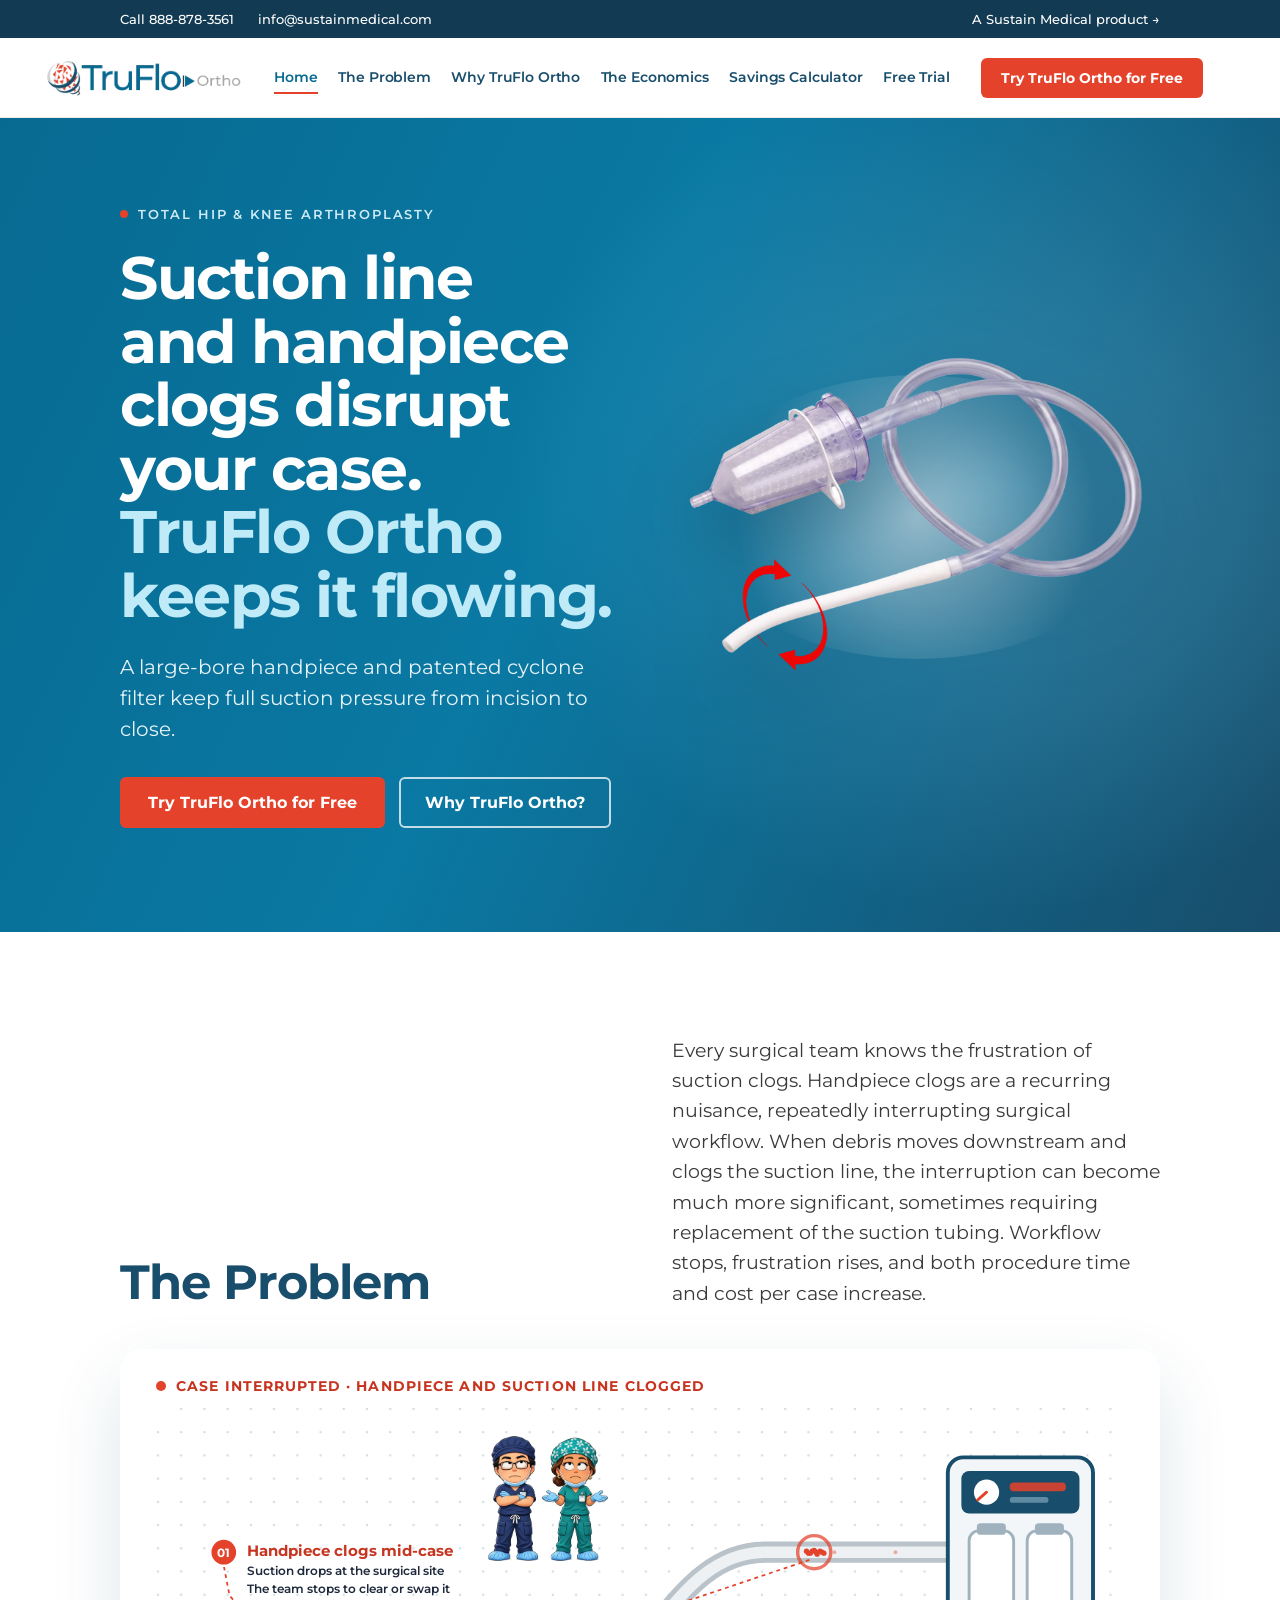
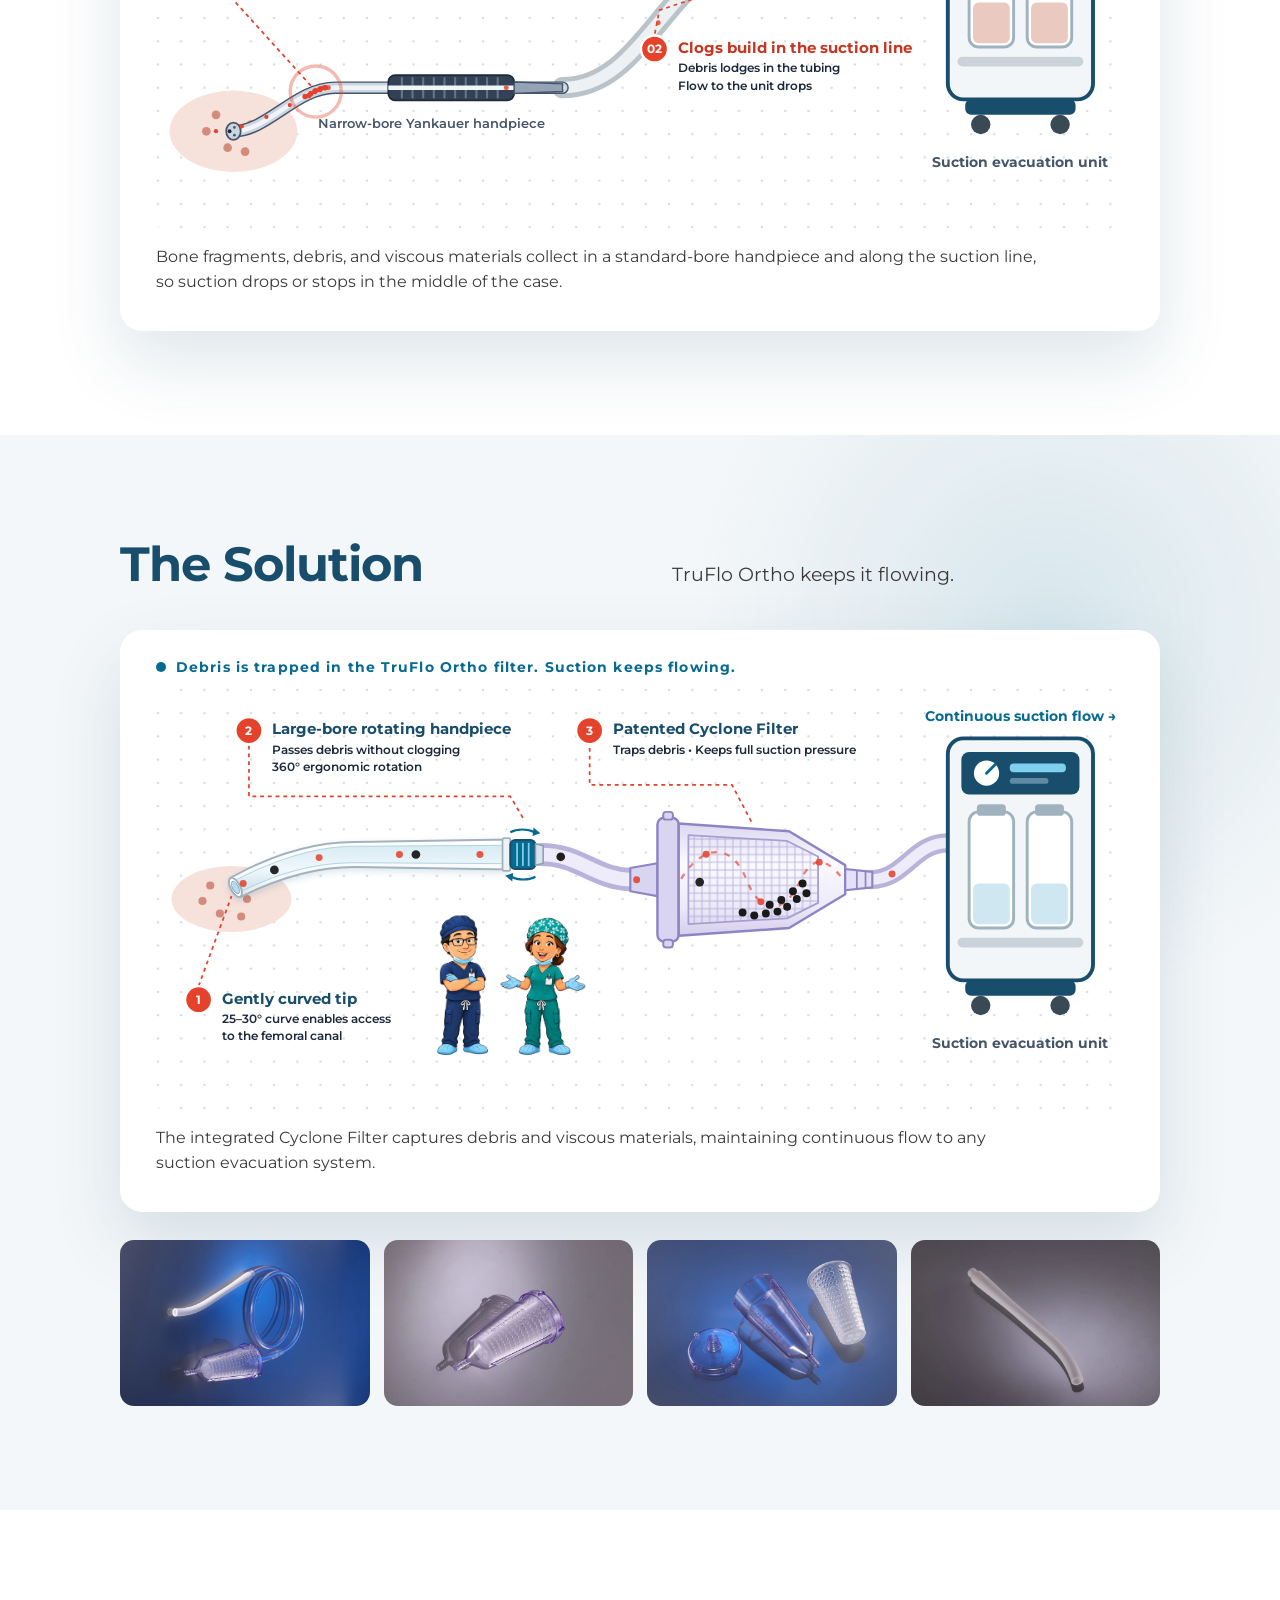
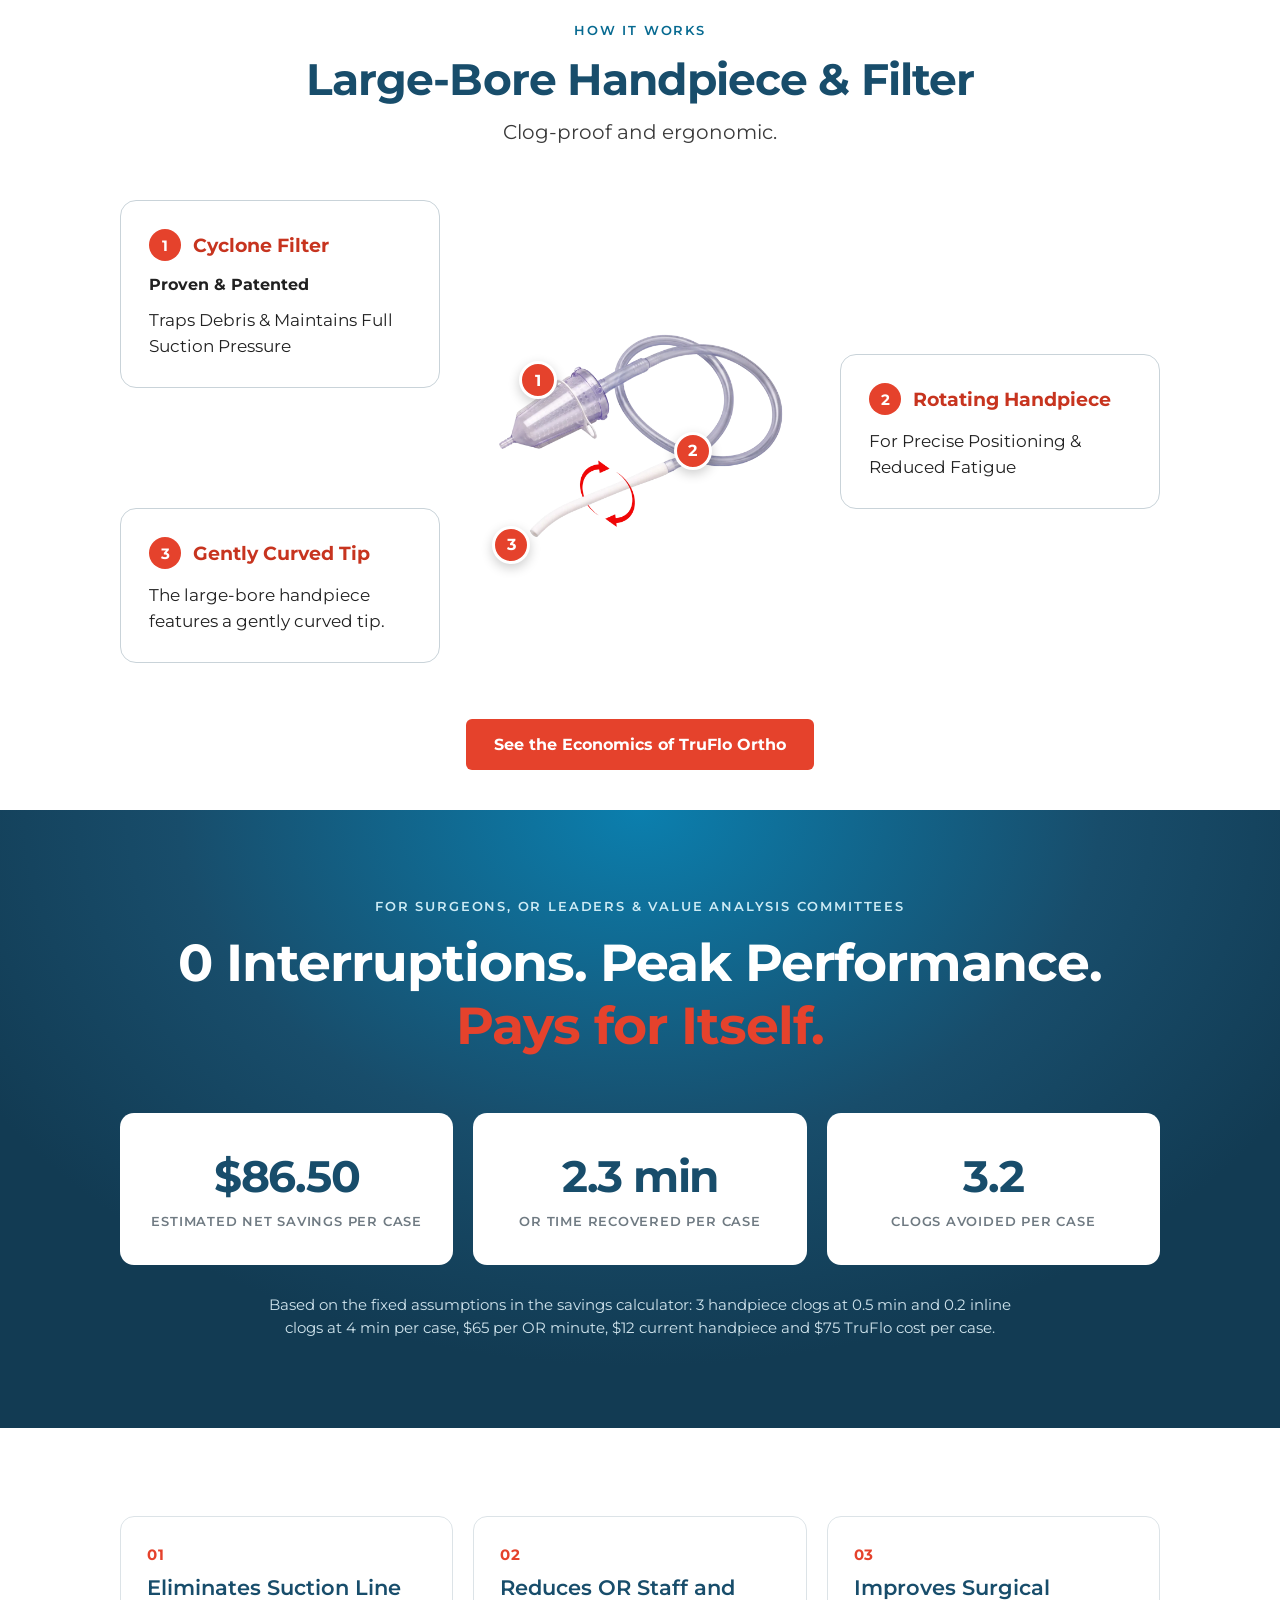
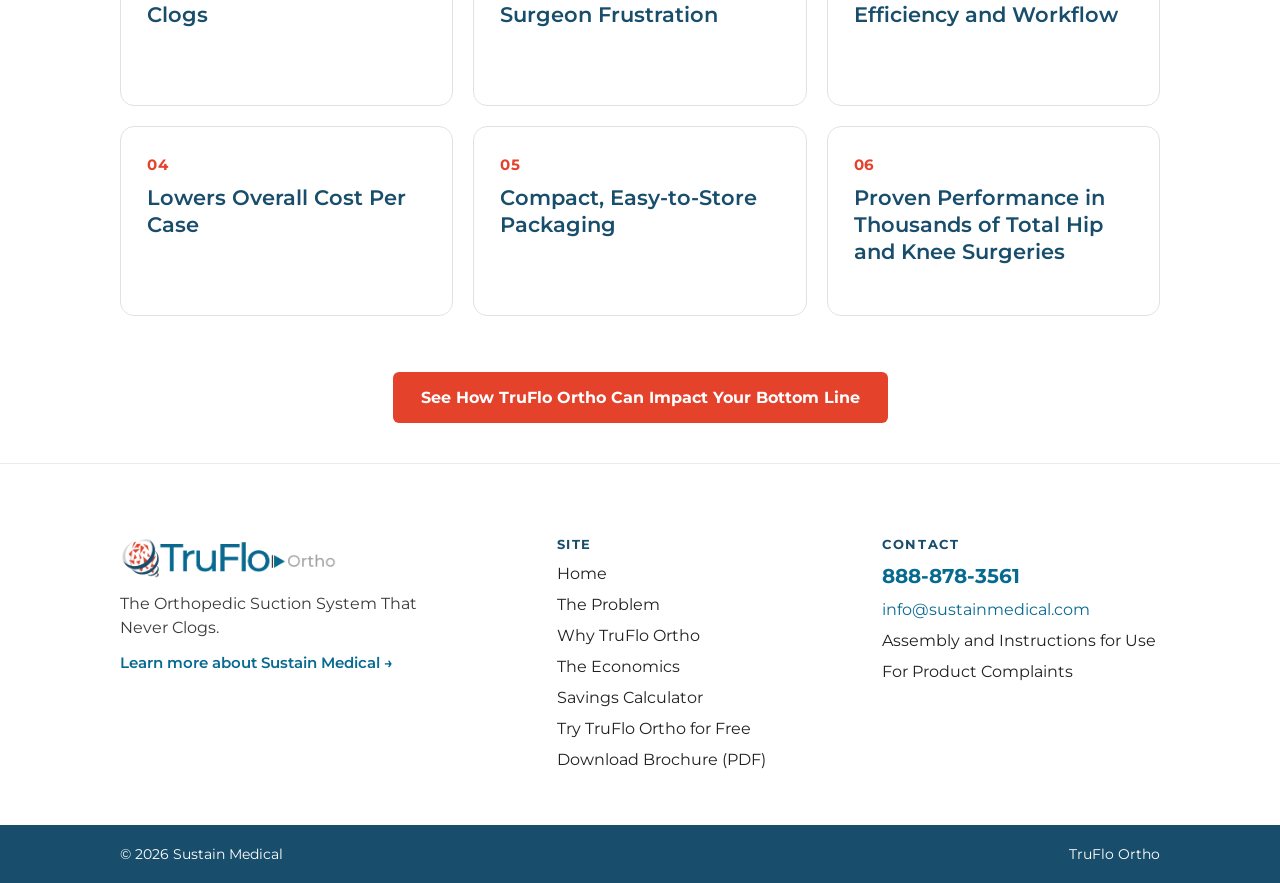
<file: index.html>
<!DOCTYPE html><html lang="en"><head><meta charset="utf-8"><meta name="viewport" content="width=device-width,initial-scale=1">
<title>TruFlo Ortho | The Orthopedic Suction System That Never Clogs</title><meta name="description" content="TruFlo Ortho &mdash; the orthopedic suction system that never clogs. Large-bore handpiece and patented Cyclone Filter.">
<link rel="icon" href="assets/img/truflo-logo.png"><link rel="stylesheet" href="assets/site.css"></head><body>
<div class="topbar wrap"><div class="l"><a href="tel:+18888783561">Call 888-878-3561</a><a href="mailto:info@sustainmedical.com">info@sustainmedical.com</a></div><a href="https://sustainmedical.com">A Sustain Medical product &rarr;</a></div>
<header class="hdr wrap"><a href="index.html"><img class="logo" src="assets/img/truflo-logo.webp" alt="TruFlo Ortho" width="228" height="46"></a>
<nav class="nav"><a href="index.html" class="on">Home</a><a href="index.html#problem">The Problem</a><a href="#economics">Why TruFlo Ortho</a><a href="#economics">The Economics</a><a href="calculator.html">Savings Calculator</a><a href="free-trial.html">Free Trial</a></nav><a href="free-trial.html" class="btn btn-red btn-sm">Try TruFlo Ortho for Free</a>
<div style="display:flex;gap:6px;align-items:center"><a href="free-trial.html" class="btn btn-red mcta">Try TruFlo Ortho for Free</a><button class="burger" aria-label="Menu" aria-expanded="false"><span></span><span></span><span></span></button></div>
<nav class="mnav"><a href="index.html">Home</a><a href="index.html#problem">The Problem</a><a href="#economics">Why TruFlo Ortho</a><a href="#economics">The Economics</a><a href="calculator.html">Savings Calculator</a><a href="free-trial.html">Free Trial</a><a href="tel:+18888783561">Call 888-878-3561</a></nav></header>
<main>
<section class="hero wrap" id="top">
<div class="copy">
<div class="eyebrow" data-reveal><span class="dot"></span>Total hip &amp; knee arthroplasty</div>
<h1 data-reveal>Suction line and handpiece clogs disrupt your case. <span>TruFlo Ortho keeps it flowing.</span></h1>
<p data-reveal>A large-bore handpiece and patented cyclone filter keep full suction pressure from incision to close.</p>
<div class="btns" data-reveal><a href="free-trial.html" class="btn btn-red">Try TruFlo Ortho for Free</a><a href="#economics" class="btn btn-ghost">Why TruFlo Ortho?</a></div>
</div>
<div class="prod" data-reveal><img src="assets/img/product-hero.webp" alt="TruFlo Ortho large-bore handpiece with Cyclone Filter" width="1400" height="930"></div>
</section>

<section class="diag-sec wrap" id="problem">
<div class="sechead"><div style="display:flex;flex-direction:column;gap:16px"><h2 data-reveal>The Problem</h2></div>
<p data-reveal>Every surgical team knows the frustration of suction clogs. Handpiece clogs are a recurring nuisance, repeatedly interrupting surgical workflow. When debris moves downstream and clogs the suction line, the interruption can become much more significant, sometimes requiring replacement of the suction tubing. Workflow stops, frustration rises, and both procedure time and cost per case increase.</p></div>
<div class="card" data-reveal>
<div class="ct"><div class="status" style="color:#C7341F"><i style="background:#E5422C"></i>CASE INTERRUPTED &middot; HANDPIECE AND SUCTION LINE CLOGGED</div></div>
<div class="diagram" id="diag-problem" style="min-height:200px"></div>
<ol class="legend"><li><span class="num">01</span><div><b>Handpiece clogs mid-case</b>Suction drops at the surgical site. The team stops to clear or swap it.</div></li><li><span class="num">02</span><div><b>Clogs build in the suction line</b>Debris lodges in the tubing and flow to the unit drops.</div></li></ol>
<p class="cap">Bone fragments, debris, and viscous materials collect in a standard-bore handpiece and along the suction line, so suction drops or stops in the middle of the case.</p>
</div>
</section>

<section class="diag-sec alt wrap" id="how">
<div class="sechead"><div style="display:flex;flex-direction:column;gap:16px"><h2 data-reveal>The Solution</h2></div>
<p data-reveal>TruFlo Ortho keeps it flowing.</p></div>
<div class="card" data-reveal>
<div class="ct"><div class="status" style="color:#076A91"><i style="background:#076A91;animation:dotb 1.8s ease-out infinite"></i>Debris is trapped in the TruFlo Ortho filter. Suction keeps flowing.</div></div>
<div class="diagram" id="diag-flow" style="min-height:200px"></div>
<ol class="legend"><li><span class="num">1</span><div><b>Gently curved tip</b>Access to the femoral canal.</div></li><li><span class="num">2</span><div><b>Large-bore rotating handpiece</b>Passes debris without clogging.</div></li><li><span class="num">3</span><div><b>Cyclone Filter</b>Traps debris. Keeps full suction pressure.</div></li></ol>
<p class="cap">The integrated Cyclone Filter captures debris and viscous materials, maintaining continuous flow to any suction evacuation system.</p>
</div>
<div class="photos" data-reveal>
<figure><img src="assets/photos/truflo-0027.webp" alt="TruFlo Ortho system: Cyclone Filter, tubing and handpiece" loading="lazy"></figure>
<figure><img src="assets/photos/truflo-0016_1.webp" alt="TruFlo Cyclone Filter with mesh basket" loading="lazy"></figure>
<figure><img src="assets/photos/truflo-0012.webp" alt="Cyclone Filter components" loading="lazy"></figure>
<figure><img src="assets/photos/truflo-0029_1.webp" alt="Gently curved large-bore handpiece" loading="lazy"></figure>
</div>
</section>

<section class="lb wrap" id="product">
<div class="center"><div class="eyebrow" style="color:#076A91">How it works</div><h2 data-reveal>Large-Bore Handpiece &amp; Filter</h2><p style="margin:0;font-size:20px;color:#3a3a3a">Clog-proof and ergonomic.</p></div>
<div class="lbgrid">
<div class="col" style="display:flex;flex-direction:column;gap:120px"><div class="fcard" data-reveal><div class="t"><span class="num">1</span><span>Cyclone Filter</span></div><div class="mont" style="font-weight:700;font-size:16px;color:#212121;margin-top:6px">Proven &amp; Patented</div><div style="font-size:17px;line-height:1.5;margin-top:6px">Traps Debris &amp; Maintains Full Suction Pressure</div></div><div class="fcard" data-reveal><div class="t"><span class="num">3</span><span>Gently Curved Tip</span></div><div style="font-size:17px;line-height:1.5;margin-top:6px">The large-bore handpiece features a gently curved tip.</div></div></div>
<div class="imgc" style="position:relative"><img src="assets/img/product-callouts.webp" alt="TruFlo Ortho Cyclone Filter, tubing and rotating handpiece" style="width:100%;display:block;mix-blend-mode:multiply" loading="lazy">
<span class="pin" style="left:14%;top:26%">1</span><span class="pin" style="left:60%;top:50%;animation-delay:.4s">2</span><span class="pin" style="left:6%;top:82%;animation-delay:.8s">3</span></div>
<div class="col"><div class="fcard" data-reveal><div class="t"><span class="num">2</span><span>Rotating Handpiece</span></div><div style="font-size:17px;line-height:1.5;margin-top:6px">For Precise Positioning &amp; Reduced Fatigue</div></div></div>
</div>
<div style="text-align:center;margin-top:56px" data-reveal>
<a href="#economics" class="btn btn-red">See the Economics of TruFlo Ortho</a>
</div>
</section>

<section id="economics" class="zero wrap" style="padding-top:88px;padding-bottom:88px;scroll-margin-top:80px">
<div class="eyebrow" data-reveal style="color:#CDEBF5;margin-bottom:18px">For surgeons, OR leaders &amp; value analysis committees</div>
<h2 data-reveal style="font-weight:700;font-size:clamp(32px,4.5vw,52px);line-height:1.2;color:#FFFFFF;text-align:center">0 Interruptions. Peak Performance. <span class="pays" style="color:#E5422C;white-space:nowrap;display:inline-block">Pays for Itself.</span></h2>
<div class="grid3">
<div class="stat" data-reveal><strong>$86.50</strong><span>Estimated net savings per case</span></div>
<div class="stat" data-reveal><strong>2.3 min</strong><span>OR time recovered per case</span></div>
<div class="stat" data-reveal><strong>3.2</strong><span>Clogs avoided per case</span></div></div>
<p class="fine">Based on the fixed assumptions in the savings calculator: 3 handpiece clogs at 0.5 min and 0.2 inline clogs at 4 min per case, $65 per OR minute, $12 current handpiece and $75 TruFlo cost per case.</p>
</section>

<section class="why wrap" style="padding-top:88px;padding-bottom:40px">
<div class="grid3">
<div class="wcard" data-reveal tabindex="0">
<b>01</b>
<span class="wtitle">Eliminates Suction Line Clogs</span>
<p class="wdesc">The large-bore TruFlo handpiece and patented cyclone filter work together to capture the debris that typically causes suction obstructions, keeping suction flowing throughout the procedure.</p>
</div>
<div class="wcard" data-reveal tabindex="0">
<b>02</b>
<span class="wtitle">Reduces OR Staff and Surgeon Frustration</span>
<p class="wdesc">Suction occlusions create unnecessary delays and increase stress for surgeons and operating room personnel. TruFlo Ortho helps keep the surgical team focused on the procedure.</p>
</div>
<div class="wcard" data-reveal tabindex="0">
<b>03</b>
<span class="wtitle">Improves Surgical Efficiency and Workflow</span>
<p class="wdesc">Clogged suction lines interrupt surgical workflow, reduce operating room efficiency, and negatively affect team performance. TruFlo Ortho helps eliminate these avoidable disruptions.</p>
</div>
<div class="wcard" data-reveal tabindex="0">
<b>04</b>
<span class="wtitle">Lowers Overall Cost Per Case</span>
<p class="wdesc">Operating room time is expensive. Every minute saved by avoiding suction-related interruptions can contribute to meaningful reductions in procedure costs.</p>
</div>
<div class="wcard" data-reveal tabindex="0">
<b>05</b>
<span class="wtitle">Compact, Easy-to-Store Packaging</span>
<p class="wdesc">TruFlo Ortho has been thoughtfully packaged to minimize its storage footprint, making it easier for facilities to stock, store, and access the device when needed.</p>
</div>
<div class="wcard" data-reveal tabindex="0">
<b>06</b>
<span class="wtitle">Proven Performance in Thousands of Total Hip and Knee Surgeries</span>
<p class="wdesc">Surgeons who have used TruFlo Ortho continue to request its availability in their operating rooms. OR staff who have experienced its performance also recognize the potential operational and financial benefits.</p>
</div>
</div>
<div style="text-align:center;margin-top:56px" data-reveal>
<a href="calculator.html" class="btn btn-red">See How TruFlo Ortho Can Impact Your Bottom Line</a>
</div>
</section>
</main><footer><div class="ft wrap"><div class="c"><img src="assets/img/truflo-logo.webp" alt="TruFlo Ortho" style="height:44px;width:max-content"><p>The Orthopedic Suction System That Never Clogs.</p><a href="https://sustainmedical.com" class="mont" style="font-weight:600;font-size:15px;color:#076A91">Learn more about Sustain Medical &rarr;</a></div>
<div class="c"><h4>Site</h4><a href="index.html">Home</a><a href="index.html#problem">The Problem</a><a href="#economics">Why TruFlo Ortho</a><a href="#economics">The Economics</a><a href="calculator.html">Savings Calculator</a><a href="free-trial.html">Try TruFlo Ortho for Free</a><a href="assets/TruFlo-Ortho-Sell-Sheet.pdf" target="_blank" rel="noopener">Download Brochure (PDF)</a></div>
<div class="c"><h4>Contact</h4><a href="tel:+18888783561" class="mont" style="font-weight:700;font-size:20px;color:#076A91">888-878-3561</a><a href="mailto:info@sustainmedical.com" style="color:#076A91">info@sustainmedical.com</a><a href="#">Assembly and Instructions for Use</a><a href="#">For Product Complaints</a></div></div>
<div class="fb wrap"><span>&copy; 2026 Sustain Medical</span><span>TruFlo Ortho</span></div></footer><script src="assets/site.js"></script></body></html>
</file>
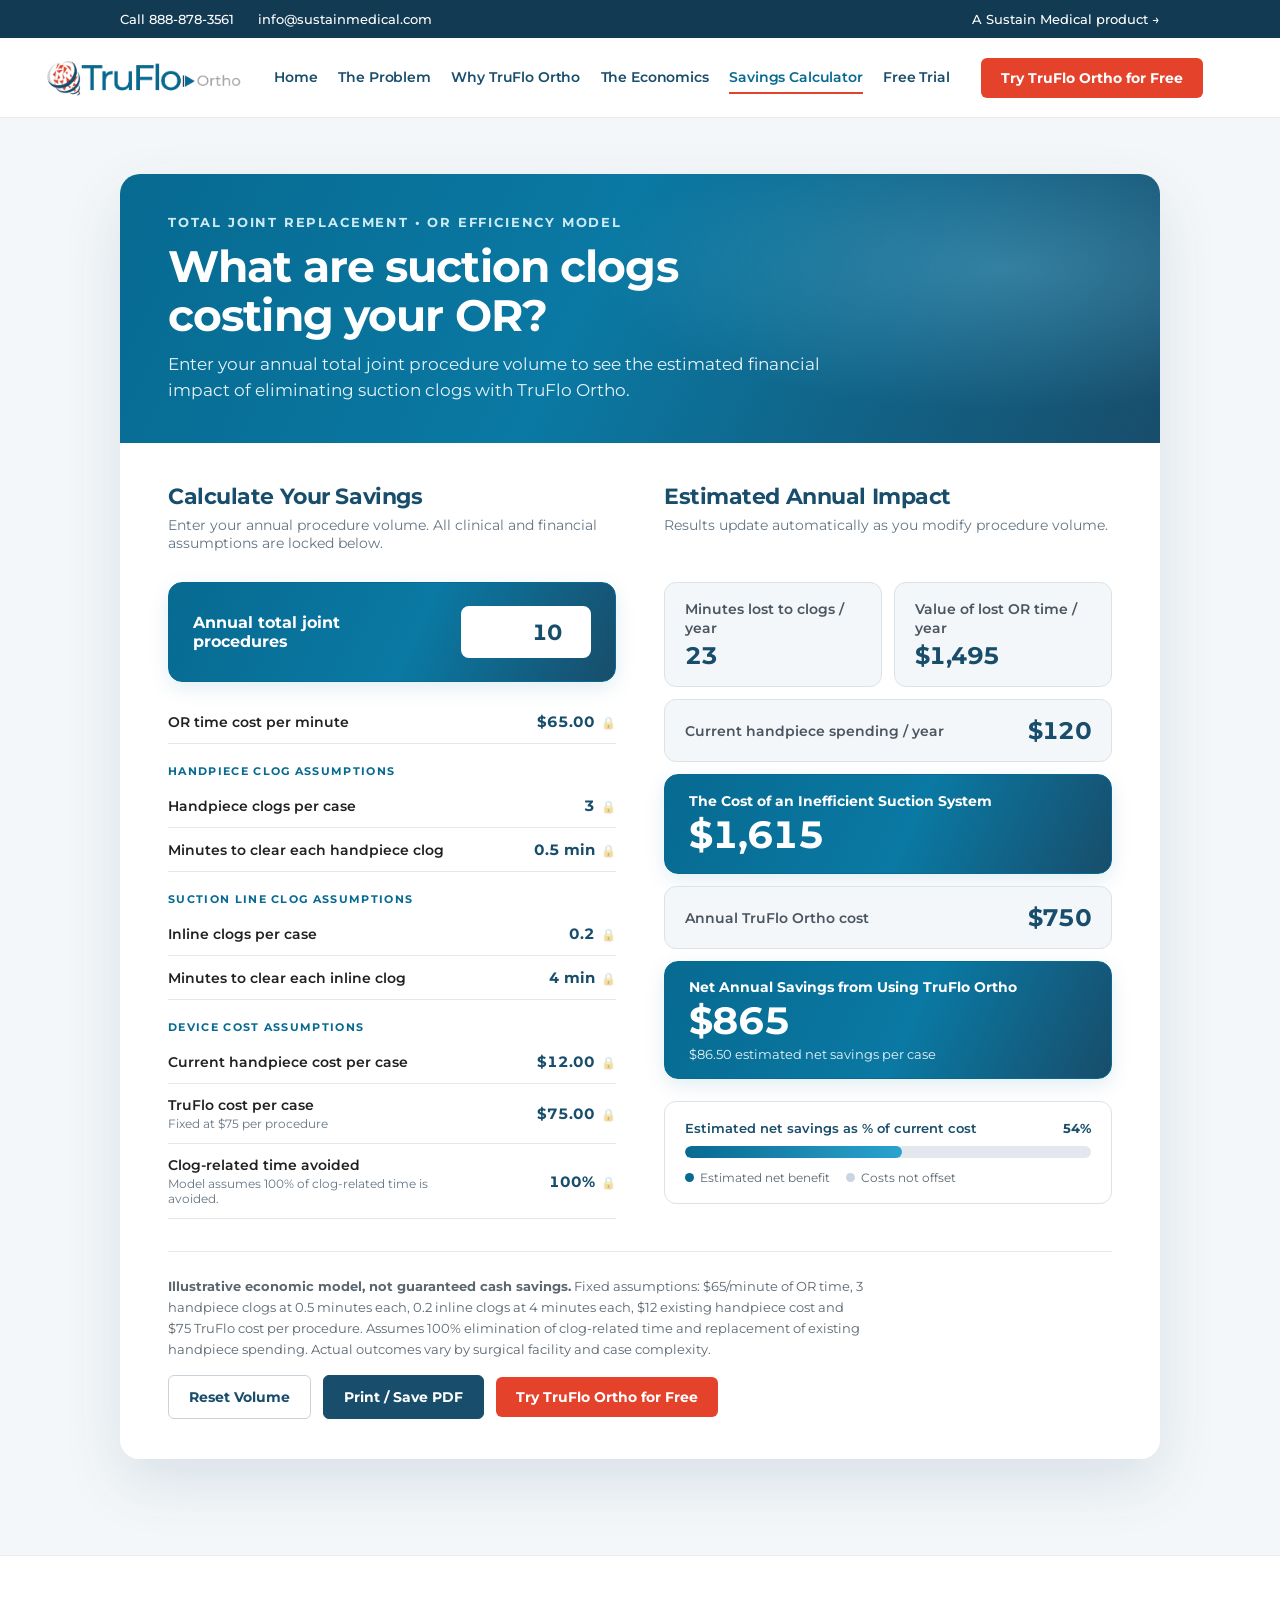
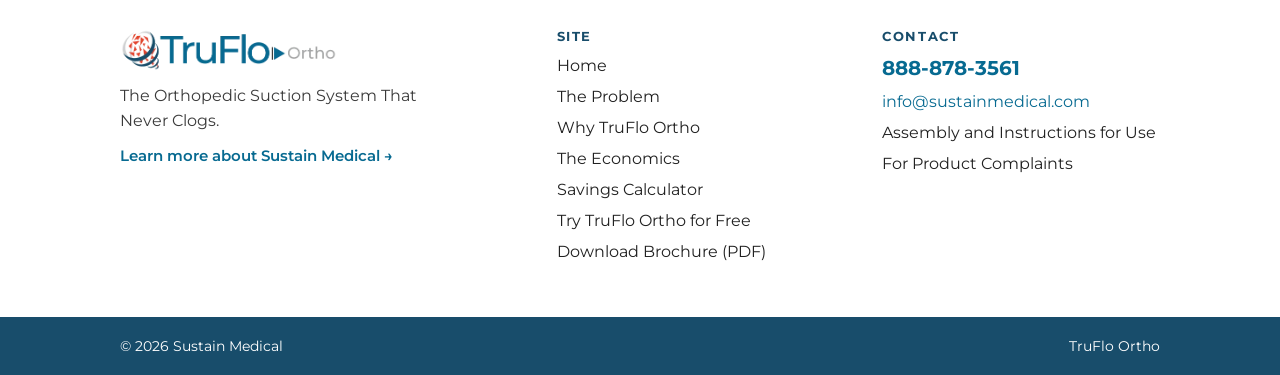
<file: calculator.html>
<!DOCTYPE html><html lang="en"><head><meta charset="utf-8"><meta name="viewport" content="width=device-width,initial-scale=1">
<title>Savings Calculator | TruFlo Ortho</title><meta name="description" content="Calculate your operating room savings by eliminating suction line and handpiece clogs with TruFlo Ortho.">
<link rel="icon" href="assets/img/truflo-logo.png"><link rel="stylesheet" href="assets/site.css">
<style>
.calc-page{padding-top:56px;padding-bottom:96px;background:#F4F7F9}
.calc-shell{max-width:1120px;margin:0 auto;box-shadow:0 24px 60px rgba(24,77,107,.12);border-radius:20px;overflow:hidden;background:#fff}
.calc-top{background:radial-gradient(55% 75% at 85% 35%,rgba(127,208,238,.30),transparent 70%),linear-gradient(115deg,#076A91 0%,#0A79A3 45%,#184D6B 100%);padding:40px 48px;color:#fff;position:relative}
.calc-top .eyebrow{color:#CDEBF5;letter-spacing:.14em;text-transform:uppercase;font-size:13px;font-weight:700}
.calc-top h1{font-size:clamp(28px,3.8vw,44px);line-height:1.12;margin:12px 0 10px;font-weight:700;color:#fff}
.calc-top p{max-width:700px;margin:0;color:#E6F3F8;font-size:17px;line-height:1.55}
.calc-main{padding:40px 48px;background:#fff}
.calc-columns{display:grid;grid-template-columns:1fr 1fr;gap:48px}
.calc-main h2{font-size:22px;margin:0 0 6px;color:#184D6B;font-weight:700}
.calc-sub{color:#647583;font-size:14px;margin:0 0 24px;min-height:42px}
.calc-field{display:flex;align-items:center;justify-content:space-between;gap:16px;padding:12px 0;border-bottom:1px solid #E2E8ED}
.calc-field label{font-weight:600;font-size:14px;color:#212121;max-width:62%}
.calc-field small{display:block;color:#647583;font-weight:400;font-size:12px;margin-top:2px}
.calc-field.featured{min-height:100px;background:linear-gradient(115deg,#076A91 0%,#0A79A3 55%,#184D6B 100%);padding:18px 24px;border:1.5px solid #076A91;border-radius:14px;margin-bottom:18px;box-shadow:0 6px 20px rgba(7,106,145,.12)}
.calc-field.featured label{font-weight:700;color:#fff;font-size:16px}
.calc-field.featured input{background:#fff;border:2px solid #fff;font-size:22px;height:52px;font-weight:700;color:#184D6B}
.calc-field.featured input:focus{border-color:#fff;box-shadow:0 0 0 3px rgba(255,255,255,.35)}
.calc-inputwrap{display:flex;align-items:center;position:relative;width:130px}
.calc-inputwrap input{width:100%;height:44px;text-align:right;background:#F8FBFD;border:1.5px solid #C9D3D9;border-radius:8px;font-weight:700;font-family:Montserrat,sans-serif;color:#184D6B;padding:0 12px;outline:none;font-variant-numeric:tabular-nums}
.calc-inputwrap input:focus{background:#fff;border-color:#076A91;box-shadow:0 0 0 3px rgba(7,106,145,.2)}
.calc-fixed{min-width:120px;text-align:right;font-weight:700;font-variant-numeric:tabular-nums;color:#184D6B;font-size:15px;white-space:nowrap}
.calc-lock{display:inline-block;margin-left:6px;opacity:.4;font-size:12px}
.calc-section-tag{font-size:11px;text-transform:uppercase;font-weight:700;letter-spacing:.12em;color:#076A91;margin:20px 0 6px}
.calc-results{display:flex;flex-direction:column;gap:12px}
.calc-res{display:flex;align-items:center;justify-content:space-between;gap:12px;padding:16px 20px;background:#F4F7F9;border:1px solid #DCE3E7;border-radius:12px}
.calc-res span{font-size:14px;color:#4a5560;font-weight:600}
.calc-res strong{font-size:24px;letter-spacing:-.03em;color:#184D6B;font-variant-numeric:tabular-nums}
.calc-res.primary{display:flex;flex-direction:column;justify-content:center;align-items:flex-start;gap:0;min-height:100px;color:#fff;background:linear-gradient(115deg,#076A91 0%,#0A79A3 55%,#184D6B 100%);border:1.5px solid #076A91;border-radius:14px;padding:16px 24px;box-shadow:0 6px 20px rgba(7,106,145,.12)}
.calc-res.primary span{color:#fff;font-weight:700;display:block}
.calc-res.primary strong{display:block;font-size:clamp(30px,3.6vw,38px);line-height:1.1;margin:4px 0 0;color:#fff}
.calc-res.primary .micro{color:#E6F3F8;font-size:13px;margin-top:4px}
.calc-res.primary.negative{background:linear-gradient(115deg,#B5462E,#E5422C);border-color:#B5462E}
.calc-metrics{display:grid;grid-template-columns:1fr 1fr;gap:12px}
.calc-metrics .calc-res{display:block}
.calc-metrics .calc-res strong{display:block;margin-top:4px}
.calc-barwrap{margin-top:10px;padding:18px 20px;border:1px solid #DCE3E7;border-radius:12px;background:#fff}
.calc-barhead{display:flex;justify-content:space-between;gap:10px;font-size:13px;margin-bottom:10px;font-weight:600;color:#184D6B}
.calc-bar{height:12px;background:#E2E8ED;border-radius:8px;overflow:hidden}
.calc-barfill{height:100%;background:linear-gradient(90deg,#076A91,#2BA3CF);border-radius:8px;transition:width .25s ease}
.calc-legend{display:flex;flex-wrap:wrap;gap:16px;margin-top:12px;color:#5b6770;font-size:12px}
.calc-dot{display:inline-block;width:9px;height:9px;border-radius:50%;background:#076A91;margin-right:6px}
.calc-dot.alt{background:#CBD5E1}
.calc-actions{display:flex;justify-content:space-between;align-items:center;gap:16px;flex-wrap:wrap;border-top:1px solid #E2E8ED;margin-top:32px;padding-top:24px}
.calc-note{margin:0;color:#5b6770;font-size:13px;line-height:1.6;max-width:700px}
.calc-buttons{display:flex;gap:12px;flex-wrap:wrap;align-items:center}
.calc-btn{cursor:pointer;padding:12px 20px;border-radius:6px;font:700 14px Montserrat,sans-serif;border:1.5px solid #C9D3D9;background:#fff;color:#184D6B;transition:all .2s}
.calc-btn:hover{background:#F4F7F9;border-color:#076A91}
.calc-btn.dark{background:#184D6B;color:#fff;border-color:#184D6B}
.calc-btn.dark:hover{background:#076A91;border-color:#076A91}
@media(max-width:900px){
  .calc-columns{grid-template-columns:1fr;gap:32px}
  .calc-top{padding:30px 24px}
  .calc-main{padding:28px 20px}
  .calc-sub{min-height:0}
  .calc-actions{flex-direction:column;align-items:stretch}
}
@media print{
  .topbar,.hdr,footer,.calc-buttons{display:none!important}
  .calc-shell{box-shadow:none;border-radius:0}
  body{background:#fff}
}
</style>
</head><body>
<div class="topbar wrap"><div class="l"><a href="tel:+18888783561">Call 888-878-3561</a><a href="mailto:info@sustainmedical.com">info@sustainmedical.com</a></div><a href="https://sustainmedical.com">A Sustain Medical product &rarr;</a></div>
<header class="hdr wrap"><a href="index.html"><img class="logo" src="assets/img/truflo-logo.webp" alt="TruFlo Ortho" width="228" height="46"></a>
<nav class="nav"><a href="index.html">Home</a><a href="index.html#problem">The Problem</a><a href="index.html#economics">Why TruFlo Ortho</a><a href="index.html#economics">The Economics</a><a href="calculator.html" class="on">Savings Calculator</a><a href="free-trial.html">Free Trial</a></nav><a href="free-trial.html" class="btn btn-red btn-sm">Try TruFlo Ortho for Free</a>
<div style="display:flex;gap:6px;align-items:center"><a href="free-trial.html" class="btn btn-red mcta">Try TruFlo Ortho for Free</a><button class="burger" aria-label="Menu" aria-expanded="false"><span></span><span></span><span></span></button></div>
<nav class="mnav"><a href="index.html">Home</a><a href="index.html#problem">The Problem</a><a href="index.html#economics">Why TruFlo Ortho</a><a href="index.html#economics">The Economics</a><a href="calculator.html">Savings Calculator</a><a href="free-trial.html">Free Trial</a><a href="tel:+18888783561">Call 888-878-3561</a></nav></header>

<main class="calc-page wrap">
<div class="calc-shell">
<header class="calc-top">
<div class="eyebrow">Total Joint Replacement &bull; OR Efficiency Model</div>
<h1>What are suction clogs<br>costing your OR?</h1>
<p>Enter your annual total joint procedure volume to see the estimated financial impact of eliminating suction clogs with TruFlo Ortho.</p>
</header>
<div class="calc-main">
<div class="calc-columns">
<section aria-labelledby="inputs-heading">
<h2 id="inputs-heading">Calculate Your Savings</h2>
<p class="calc-sub">Enter your annual procedure volume. All clinical and financial assumptions are locked below.</p>

<div class="calc-field featured">
<label for="cases">Annual total joint procedures</label>
<div class="calc-inputwrap"><input id="cases" type="number" min="0" step="1" value="10"></div>
</div>

<div class="calc-field">
<label for="orCost">OR time cost per minute</label>
<div class="calc-fixed" aria-label="Fixed assumption">$65.00<span class="calc-lock" title="Fixed assumption" aria-hidden="true">&#128274;</span></div>
</div>

<div class="calc-section-tag">Handpiece Clog Assumptions</div>
<div class="calc-field">
<label for="handClogs">Handpiece clogs per case</label>
<div class="calc-fixed" aria-label="Fixed assumption">3<span class="calc-lock" title="Fixed assumption" aria-hidden="true">&#128274;</span></div>
</div>
<div class="calc-field">
<label for="handMinutes">Minutes to clear each handpiece clog</label>
<div class="calc-fixed" aria-label="Fixed assumption">0.5 min<span class="calc-lock" title="Fixed assumption" aria-hidden="true">&#128274;</span></div>
</div>

<div class="calc-section-tag">Suction Line Clog Assumptions</div>
<div class="calc-field">
<label for="inlineClogs">Inline clogs per case</label>
<div class="calc-fixed" aria-label="Fixed assumption">0.2<span class="calc-lock" title="Fixed assumption" aria-hidden="true">&#128274;</span></div>
</div>
<div class="calc-field">
<label for="inlineMinutes">Minutes to clear each inline clog</label>
<div class="calc-fixed" aria-label="Fixed assumption">4 min<span class="calc-lock" title="Fixed assumption" aria-hidden="true">&#128274;</span></div>
</div>

<div class="calc-section-tag">Device Cost Assumptions</div>
<div class="calc-field">
<label for="oldCost">Current handpiece cost per case</label>
<div class="calc-fixed" aria-label="Fixed assumption">$12.00<span class="calc-lock" title="Fixed assumption" aria-hidden="true">&#128274;</span></div>
</div>
<div class="calc-field">
<label for="trufloCost">TruFlo cost per case<small>Fixed at $75 per procedure</small></label>
<div class="calc-fixed" aria-label="Fixed assumption">$75.00<span class="calc-lock" title="Fixed assumption" aria-hidden="true">&#128274;</span></div>
</div>
<div class="calc-field">
<label for="eff">Clog-related time avoided<small>Model assumes 100% of clog-related time is avoided.</small></label>
<div class="calc-fixed" aria-label="Fixed assumption">100%<span class="calc-lock" title="Fixed assumption" aria-hidden="true">&#128274;</span></div>
</div>
</section>

<section aria-labelledby="results-heading">
<h2 id="results-heading">Estimated Annual Impact</h2>
<p class="calc-sub">Results update automatically as you modify procedure volume.</p>
<div class="calc-results">
<div class="calc-metrics">
<div class="calc-res">
<span>Minutes lost to clogs / year</span>
<strong id="minutesLost">23</strong>
</div>
<div class="calc-res">
<span>Value of lost OR time / year</span>
<strong id="timeCost">$1,495</strong>
</div>
</div>

<div class="calc-res">
<span>Current handpiece spending / year</span>
<strong id="oldAnnual">$120</strong>
</div>
<div class="calc-res primary" id="currentCostTile">
<span>The Cost of an Inefficient Suction System</span>
<strong id="currentTotal" aria-live="polite">$1,615</strong>
</div>

<div class="calc-res">
<span>Annual TruFlo Ortho cost</span>
<strong id="trufloAnnual">$750</strong>
</div>
<div class="calc-res primary" id="netTile">
<span>Net Annual Savings from Using TruFlo Ortho</span>
<strong id="net" aria-live="polite">$865</strong>
<div class="micro" id="perCase">$86.50 estimated savings per case</div>
</div>

<div class="calc-barwrap">
<div class="calc-barhead">
<span>Estimated net savings as % of current cost</span>
<strong id="percentage">54%</strong>
</div>
<div class="calc-bar"><div class="calc-barfill" id="barFill" style="width:54%"></div></div>
<div class="calc-legend">
<span><i class="calc-dot"></i>Estimated net benefit</span>
<span><i class="calc-dot alt"></i>Costs not offset</span>
</div>
</div>

</div>
</section>
</div>

<div class="calc-actions">
<p class="calc-note"><strong>Illustrative economic model, not guaranteed cash savings.</strong> Fixed assumptions: $65/minute of OR time, 3 handpiece clogs at 0.5 minutes each, 0.2 inline clogs at 4 minutes each, $12 existing handpiece cost and $75 TruFlo cost per procedure. Assumes 100% elimination of clog-related time and replacement of existing handpiece spending. Actual outcomes vary by surgical facility and case complexity.</p>
<div class="calc-buttons">
<button id="reset" class="calc-btn" type="button">Reset Volume</button>
<button id="print" class="calc-btn dark" type="button">Print / Save PDF</button>
<a href="free-trial.html" class="btn btn-red btn-sm">Try TruFlo Ortho for Free</a>
</div>
</div>
</div>
</div>
</main>

<footer><div class="ft wrap"><div class="c"><img src="assets/img/truflo-logo.webp" alt="TruFlo Ortho" style="height:44px;width:max-content"><p>The Orthopedic Suction System That Never Clogs.</p><a href="https://sustainmedical.com" class="mont" style="font-weight:600;font-size:15px;color:#076A91">Learn more about Sustain Medical &rarr;</a></div>
<div class="c"><h4>Site</h4><a href="index.html">Home</a><a href="index.html#problem">The Problem</a><a href="index.html#economics">Why TruFlo Ortho</a><a href="index.html#economics">The Economics</a><a href="calculator.html">Savings Calculator</a><a href="free-trial.html">Try TruFlo Ortho for Free</a><a href="assets/TruFlo-Ortho-Sell-Sheet.pdf" target="_blank" rel="noopener">Download Brochure (PDF)</a></div>
<div class="c"><h4>Contact</h4><a href="tel:+18888783561" class="mont" style="font-weight:700;font-size:20px;color:#076A91">888-878-3561</a><a href="mailto:info@sustainmedical.com" style="color:#076A91">info@sustainmedical.com</a><a href="#">Assembly and Instructions for Use</a><a href="#">For Product Complaints</a></div></div>
<div class="fb wrap"><span>&copy; 2026 Sustain Medical</span><span>TruFlo Ortho</span></div></footer>

<script>
(function(){
  'use strict';
  const defaults = {cases:10,orCost:65,handClogs:3,handMinutes:.5,inlineClogs:.2,inlineMinutes:4,oldCost:12,trufloCost:75,eff:100};
  const $ = id => document.getElementById(id);
  const money = n => new Intl.NumberFormat('en-US',{style:'currency',currency:'USD',maximumFractionDigits:0}).format(n);
  const precise = n => new Intl.NumberFormat('en-US',{style:'currency',currency:'USD',minimumFractionDigits:2,maximumFractionDigits:2}).format(n);
  const number = n => new Intl.NumberFormat('en-US',{maximumFractionDigits:2}).format(n);
  const value = id => {
    if(id !== 'cases') return defaults[id];
    const n = Number($('cases').value);
    return Number.isFinite(n) ? Math.max(0, Math.floor(n)) : 0;
  };
  function update(){
    const cases = value('cases'),
          perMinute = value('orCost'),
          h = cases * value('handClogs') * value('handMinutes'),
          i = cases * value('inlineClogs') * value('inlineMinutes'),
          time = h + i,
          timeCost = time * perMinute,
          oldAnnual = cases * value('oldCost'),
          currentTotal = timeCost + oldAnnual,
          trufloAnnual = cases * value('trufloCost'),
          effective = Math.min(100, value('eff')) / 100,
          recovered = timeCost * effective,
          net = recovered + oldAnnual - trufloAnnual,
          share = currentTotal > 0 ? Math.max(0, Math.min(100, 100 * net / currentTotal)) : 0;
    for(const [id, val, fmt] of [
      ['minutesLost', time, number],
      ['timeCost', timeCost, money],
      ['oldAnnual', oldAnnual, money],
      ['currentTotal', currentTotal, money],
      ['trufloAnnual', trufloAnnual, money],
      ['net', net, money]
    ]){
      if($(id)) $(id).textContent = fmt(val);
    }
    if($('perCase')) $('perCase').textContent = precise(cases ? net / cases : 0) + ' estimated net savings per case';
    if($('percentage')) $('percentage').textContent = Math.round(share) + '%';
    if($('barFill')) $('barFill').style.width = share + '%';
    if($('netTile')) $('netTile').classList.toggle('negative', net < 0);
  }
  const c = $('cases');
  if(c) c.addEventListener('input', update);
  const r = $('reset');
  if(r) r.addEventListener('click', () => { c.value = defaults.cases; update(); });
  const p = $('print');
  if(p) p.addEventListener('click', () => window.print());
  update();
})();
</script>
<script src="assets/site.js"></script>
</body></html>
</file>
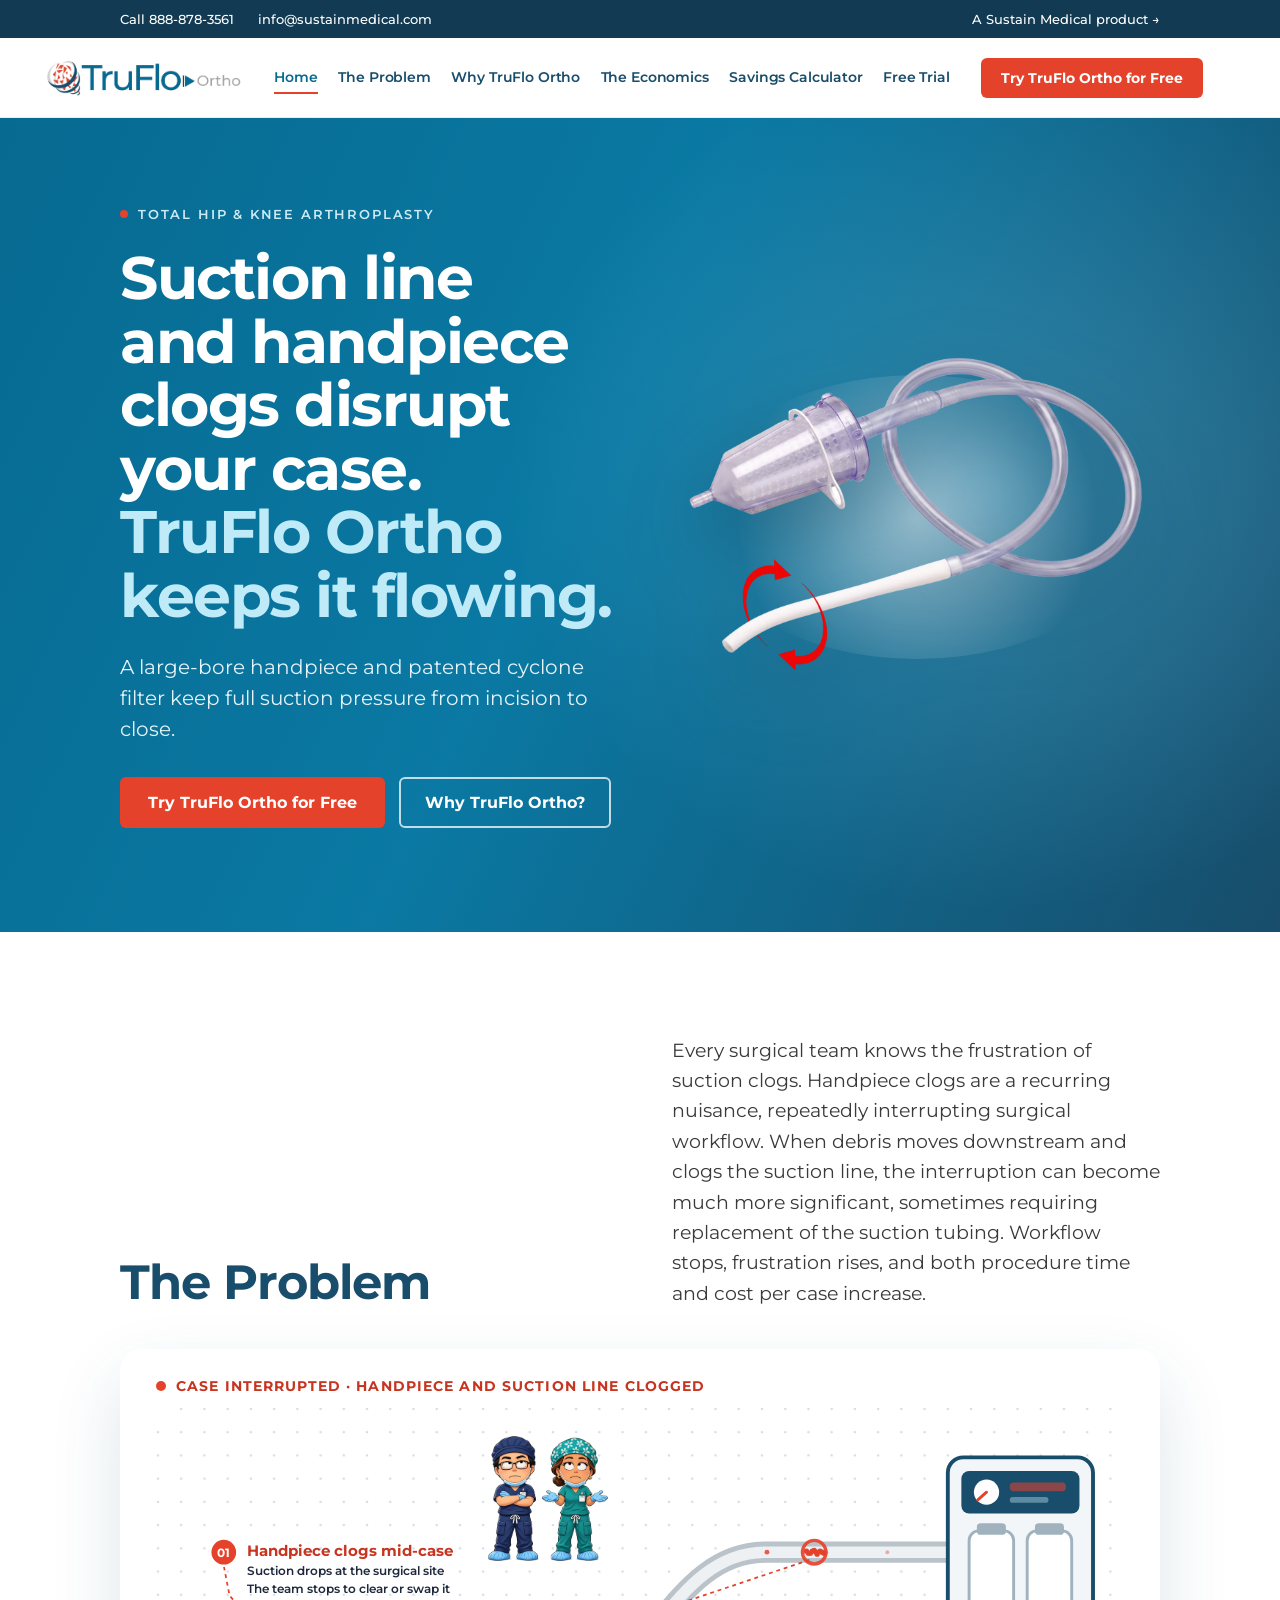
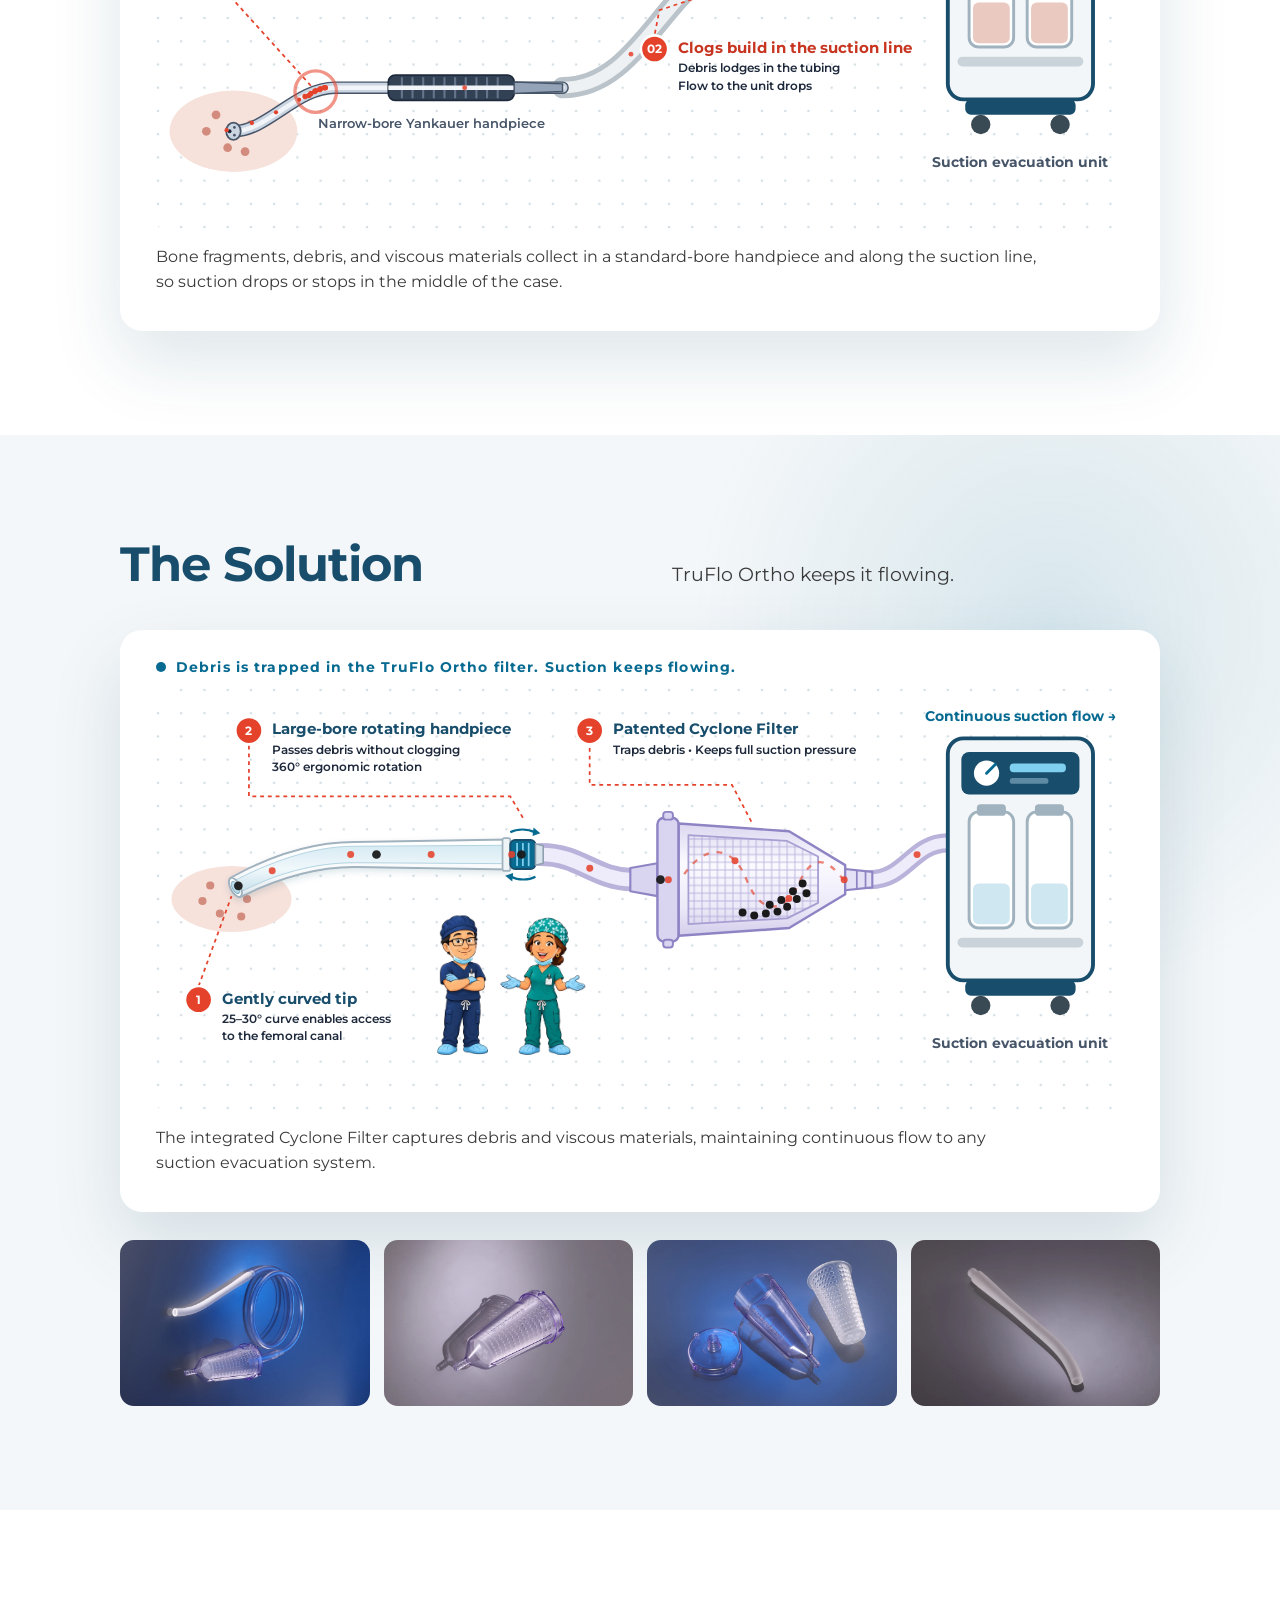
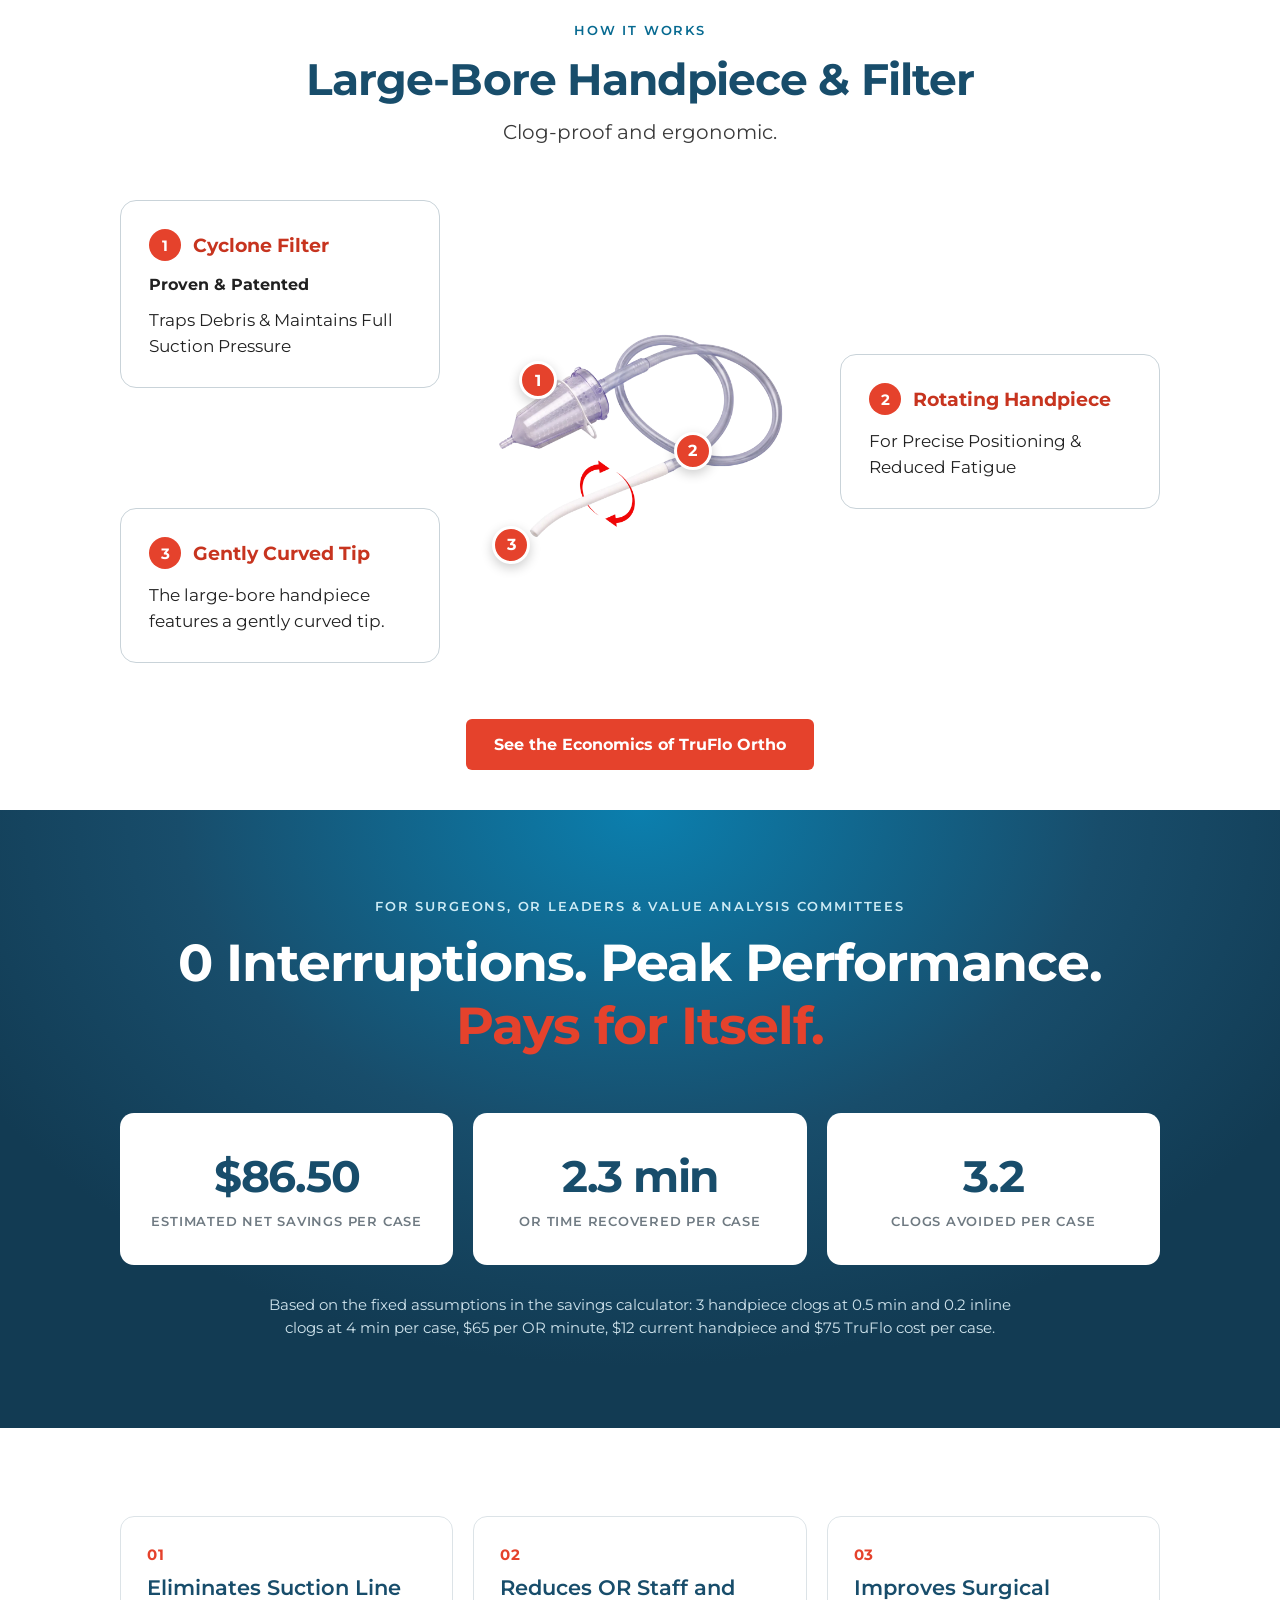
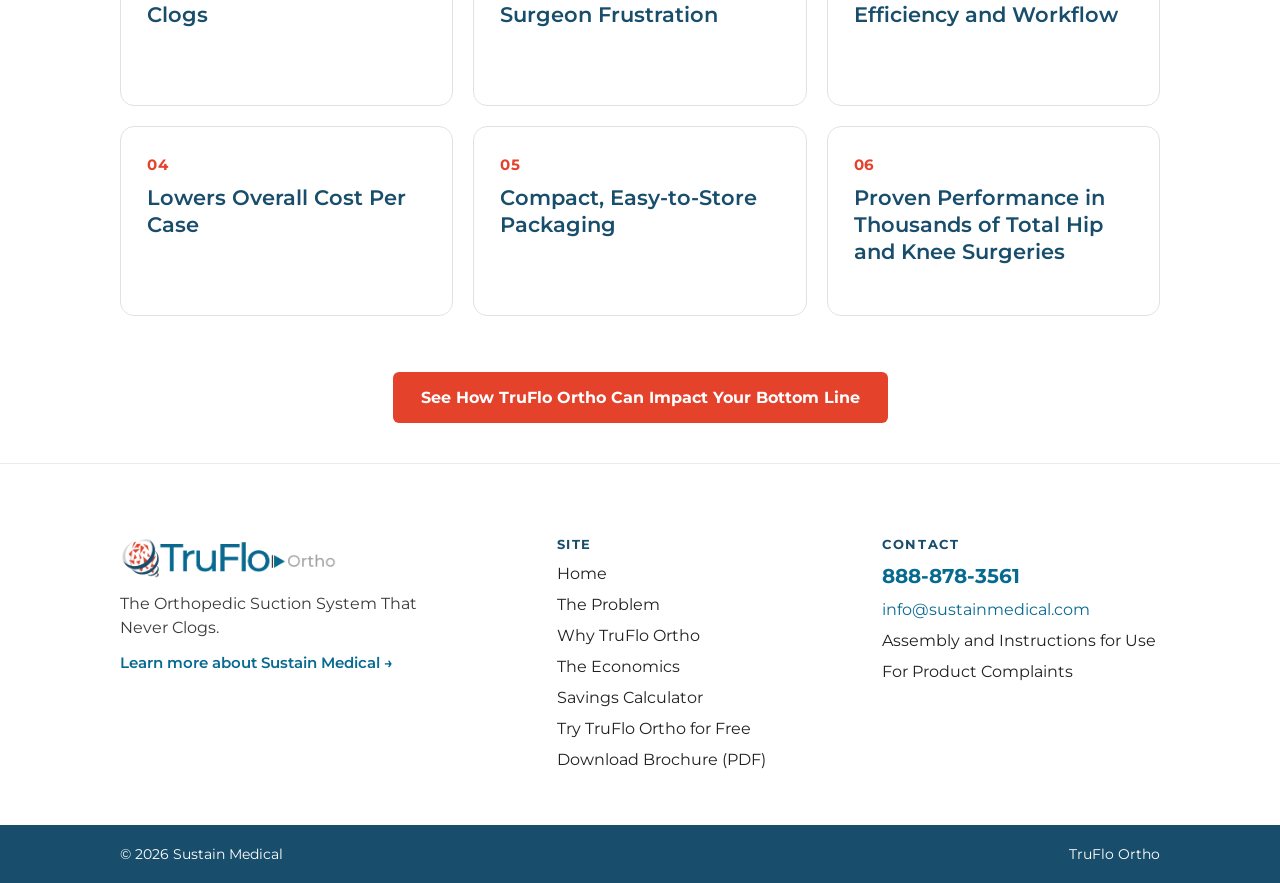
<file: economics.html>
<!DOCTYPE html><html lang="en"><head><meta charset="utf-8">
<meta http-equiv="refresh" content="0; url=index.html#economics">
<link rel="canonical" href="https://truflo-ortho.vercel.app/#economics">
<title>Redirecting to Economics | TruFlo Ortho</title>
<script>window.location.replace("index.html#economics");</script>
</head><body>
<p>Redirecting to <a href="index.html#economics">TruFlo Ortho Economics</a>...</p>
</body></html>
</file>
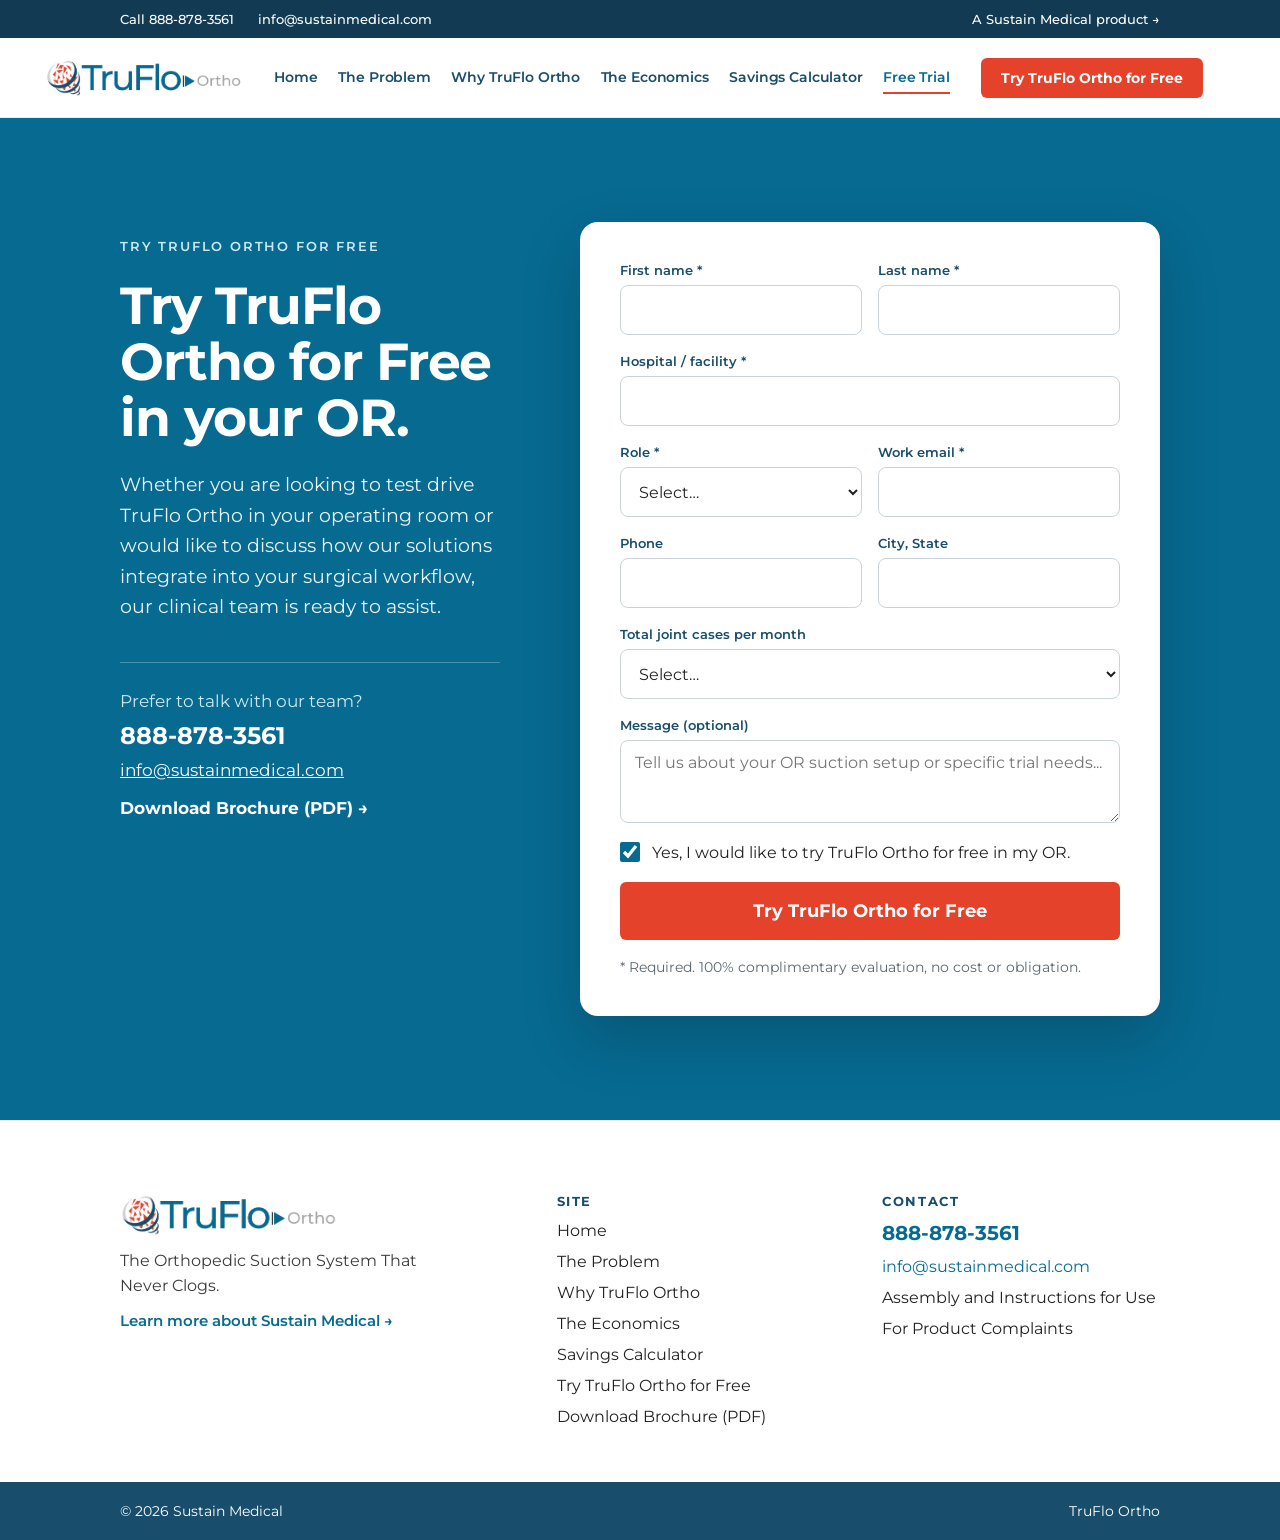
<file: faq.html>
<!DOCTYPE html>
<html lang="en">
<head>
<meta charset="utf-8">
<title>Redirecting to Free Trial...</title>
<meta http-equiv="refresh" content="0; url=free-trial.html">
<link rel="canonical" href="free-trial.html">
<script>
window.location.replace("free-trial.html");
</script>
</head>
<body>
<p>Redirecting to <a href="free-trial.html">Try TruFlo Ortho for Free</a>...</p>
</body>
</html>
</file>
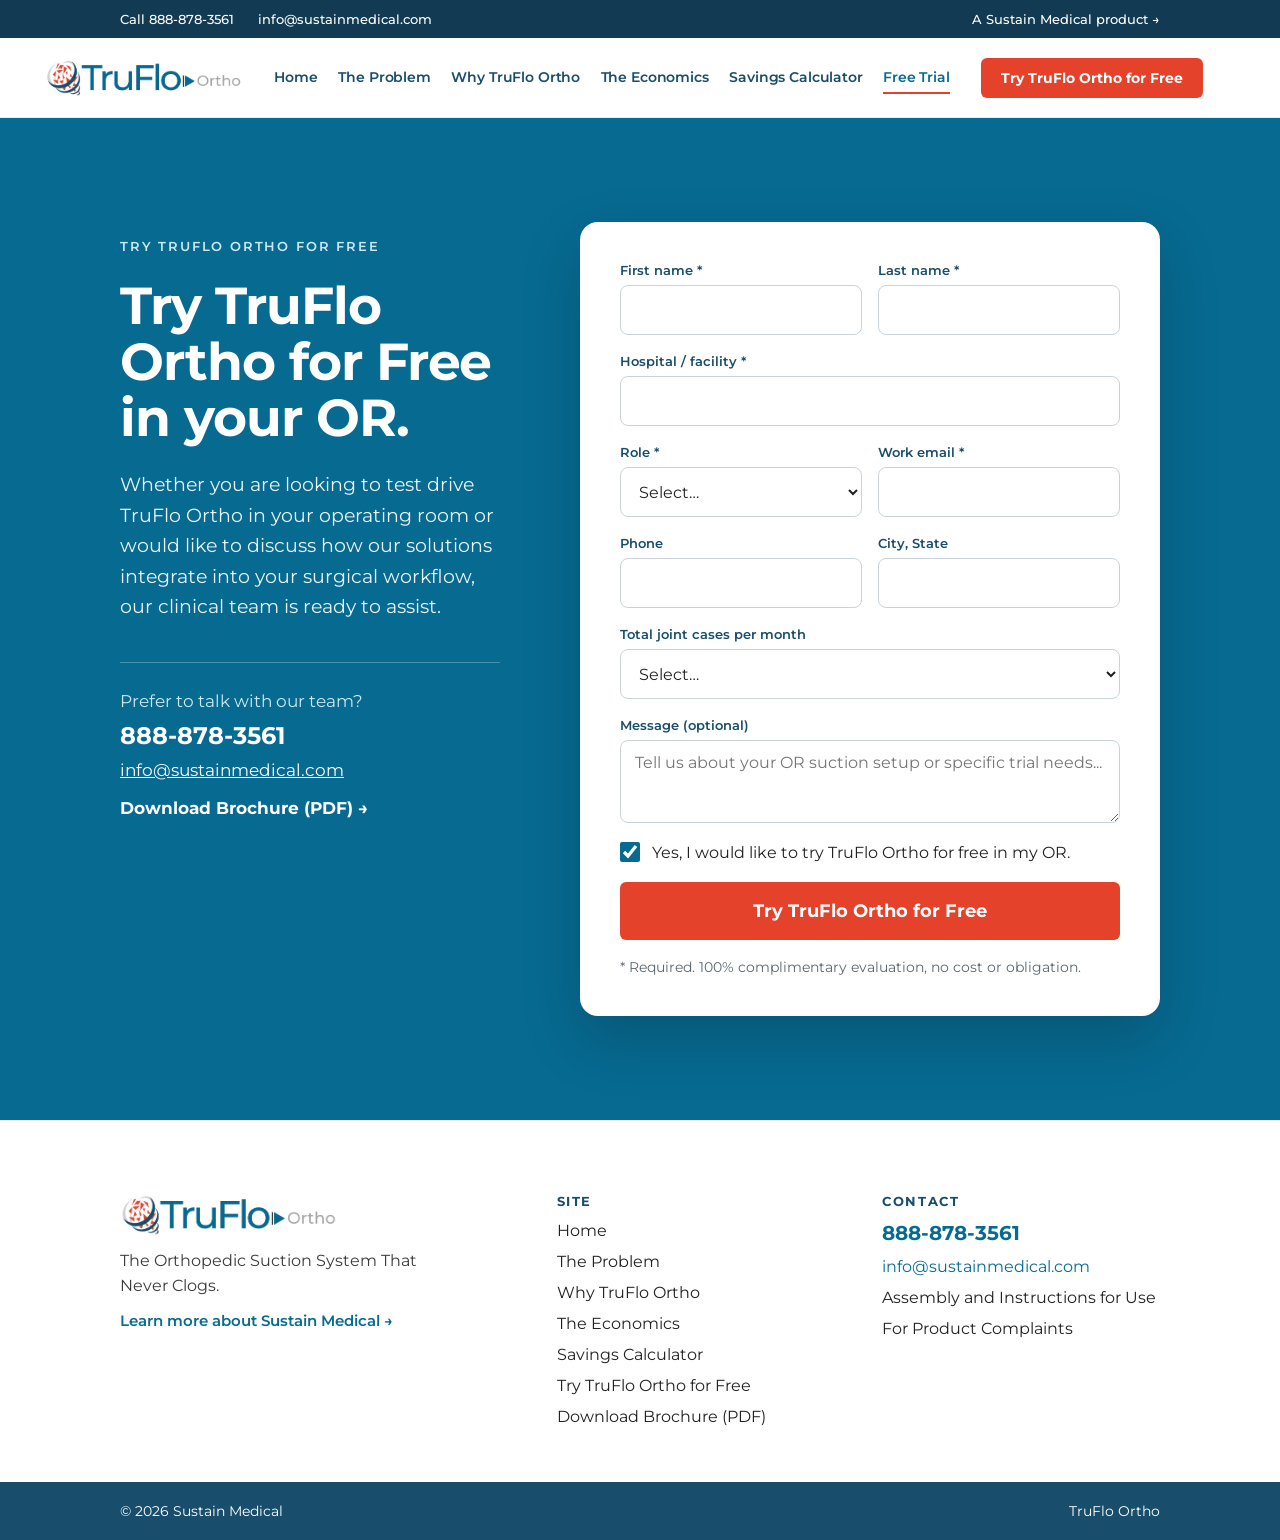
<file: free-trial.html>
<!DOCTYPE html><html lang="en"><head><meta charset="utf-8"><meta name="viewport" content="width=device-width,initial-scale=1">
<title>Try TruFlo Ortho for Free | Operating Room Trial</title><meta name="description" content="Try TruFlo Ortho for free in your operating room. Test drive the orthopedic suction system that never clogs.">
<link rel="icon" href="assets/img/truflo-logo.png"><link rel="stylesheet" href="assets/site.css"></head><body>
<div class="topbar wrap"><div class="l"><a href="tel:+18888783561">Call 888-878-3561</a><a href="mailto:info@sustainmedical.com">info@sustainmedical.com</a></div><a href="https://sustainmedical.com">A Sustain Medical product &rarr;</a></div>
<header class="hdr wrap"><a href="index.html"><img class="logo" src="assets/img/truflo-logo.webp" alt="TruFlo Ortho" width="228" height="46"></a>
<nav class="nav"><a href="index.html">Home</a><a href="index.html#problem">The Problem</a><a href="index.html#economics">Why TruFlo Ortho</a><a href="index.html#economics">The Economics</a><a href="calculator.html">Savings Calculator</a><a href="free-trial.html" class="on">Free Trial</a></nav><a href="free-trial.html" class="btn btn-red btn-sm">Try TruFlo Ortho for Free</a>
<div style="display:flex;gap:6px;align-items:center"><a href="free-trial.html" class="btn btn-red mcta">Try TruFlo Ortho for Free</a><button class="burger" aria-label="Menu" aria-expanded="false"><span></span><span></span><span></span></button></div>
<nav class="mnav"><a href="index.html">Home</a><a href="index.html#problem">The Problem</a><a href="index.html#economics">Why TruFlo Ortho</a><a href="index.html#economics">The Economics</a><a href="calculator.html">Savings Calculator</a><a href="free-trial.html">Free Trial</a><a href="tel:+18888783561">Call 888-878-3561</a></nav></header>

<main>
<section class="form-sec wrap" id="d-form">
<div class="l">
<div class="eyebrow" style="color:#CDE8F2">Try TruFlo Ortho for Free</div>
<h1 class="fh" data-reveal>Try TruFlo Ortho for Free in your OR.</h1>
<p>Whether you are looking to test drive TruFlo Ortho in your operating room or would like to discuss how our solutions integrate into your surgical workflow, our clinical team is ready to assist.</p>
<div class="talk">
<span style="color:#CDE8F2">Prefer to talk with our team?</span>
<a href="tel:+18888783561" class="mont" style="font-weight:700;font-size:24px">888-878-3561</a>
<a href="mailto:info@sustainmedical.com" style="text-decoration:underline">info@sustainmedical.com</a>
<a href="assets/TruFlo-Ortho-Sell-Sheet.pdf" target="_blank" rel="noopener" class="mont" style="font-weight:700;margin-top:8px">Download Brochure (PDF) &rarr;</a>
</div>
</div>

<div class="fbox" data-reveal>
<div class="sent" id="sent">
<div class="ok"><span></span></div>
<h3>Thanks &mdash; a TruFlo Ortho representative will contact you shortly.</h3>
<div style="display:flex;gap:12px;flex-wrap:wrap;align-items:center">
<a href="assets/TruFlo-Ortho-Sell-Sheet.pdf" target="_blank" rel="noopener" class="btn btn-outline">Download Brochure</a>
</div>
</div>

<form id="sample-form">
<label>First name *<input required autocomplete="given-name"></label>
<label>Last name *<input required autocomplete="family-name"></label>
<label class="full">Hospital / facility *<input required autocomplete="organization"></label>
<label>Role *<select required><option value="">Select&hellip;</option><option>Surgeon</option><option>OR Staff</option><option>Purchasing / Supply Chain</option><option>Value Analysis</option><option>Other</option></select></label>
<label>Work email *<input required type="email" autocomplete="email"></label>
<label>Phone<input type="tel" autocomplete="tel"></label>
<label>City, State<input></label>
<label class="full">Total joint cases per month<select><option value="">Select&hellip;</option><option>&lt;20</option><option>20-50</option><option>50-100</option><option>100+</option></select></label>
<label class="full">Message (optional)<textarea rows="3" placeholder="Tell us about your OR suction setup or specific trial needs..."></textarea></label>
<label class="full chk"><input type="checkbox" checked>Yes, I would like to try TruFlo Ortho for free in my OR.</label>
<button type="submit" class="btn btn-red full">Try TruFlo Ortho for Free</button>
<div class="full req">* Required. 100% complimentary evaluation, no cost or obligation.</div>
</form>
</div>
</section>
</main>

<footer><div class="ft wrap"><div class="c"><img src="assets/img/truflo-logo.webp" alt="TruFlo Ortho" style="height:44px;width:max-content"><p>The Orthopedic Suction System That Never Clogs.</p><a href="https://sustainmedical.com" class="mont" style="font-weight:600;font-size:15px;color:#076A91">Learn more about Sustain Medical &rarr;</a></div>
<div class="c"><h4>Site</h4><a href="index.html">Home</a><a href="index.html#problem">The Problem</a><a href="index.html#economics">Why TruFlo Ortho</a><a href="index.html#economics">The Economics</a><a href="calculator.html">Savings Calculator</a><a href="free-trial.html">Try TruFlo Ortho for Free</a><a href="assets/TruFlo-Ortho-Sell-Sheet.pdf" target="_blank" rel="noopener">Download Brochure (PDF)</a></div>
<div class="c"><h4>Contact</h4><a href="tel:+18888783561" class="mont" style="font-weight:700;font-size:20px;color:#076A91">888-878-3561</a><a href="mailto:info@sustainmedical.com" style="color:#076A91">info@sustainmedical.com</a><a href="#">Assembly and Instructions for Use</a><a href="#">For Product Complaints</a></div></div>
<div class="fb wrap"><span>&copy; 2026 Sustain Medical</span><span>TruFlo Ortho</span></div></footer><script src="assets/site.js"></script></body></html>
</file>
<file: assets/site.css>
@import url('https://fonts.googleapis.com/css2?family=Montserrat:ital,wght@0,400;0,500;0,600;0,700;1,500&display=swap');
*{box-sizing:border-box}html{scroll-behavior:smooth}
body{margin:0;font-family:Montserrat,sans-serif;color:#212121;background:#fff;-webkit-font-smoothing:antialiased}
a{color:#076A91;text-decoration:none}a:hover{color:#184D6B}
img{max-width:100%}
.mont{font-family:Montserrat,sans-serif}
.wrap{padding-left:120px;padding-right:120px}
.hdr.wrap{padding-left:clamp(20px,3.5vw,60px);padding-right:clamp(20px,3.5vw,60px)}
.topbar{background:#123B53;height:38px;display:flex;align-items:center;justify-content:space-between;font:500 13px Montserrat,sans-serif;color:#fff}
.topbar a{color:#fff;white-space:nowrap}.topbar .l{display:flex;gap:24px}
.hdr{position:sticky;top:0;z-index:30;background:rgba(255,255,255,.98);backdrop-filter:blur(8px);border-bottom:1px solid #EBEBEB;height:80px;display:flex;align-items:center;justify-content:space-between;gap:16px}
.hdr .logo{height:40px;width:auto;flex-shrink:0;display:block}
.nav{display:flex;align-items:center;gap:clamp(12px,1.6vw,22px);font:600 14px Montserrat,sans-serif;flex-shrink:1}
.nav a{color:#184D6B;padding:6px 0;border-bottom:2px solid transparent;white-space:nowrap;flex-shrink:0;letter-spacing:-.01em}
.nav a:hover{color:#076A91}.nav a.on{border-color:#E5422C;color:#076A91}
.btn{display:inline-flex;align-items:center;justify-content:center;font:700 16px Montserrat,sans-serif;padding:16px 28px;border-radius:6px;white-space:nowrap;flex-shrink:0;transition:transform .2s,box-shadow .2s,background .2s,color .2s;cursor:pointer;border:0}
.btn-red{background:#E5422C;color:#fff}.btn-red:hover{background:#C7341F;color:#fff;transform:translateY(-2px);box-shadow:0 10px 24px rgba(229,66,44,.4)}
.btn-ghost{border:2px solid rgba(255,255,255,.75);color:#fff;padding:14px 24px}.btn-ghost:hover{background:#fff;color:#184D6B;transform:translateY(-2px)}
.btn-outline{border:2px solid #076A91;color:#076A91;padding:12px 20px;font-size:15px}.btn-outline:hover{background:#076A91;color:#fff}
.btn-sm{font-size:14px;padding:11px 20px;white-space:nowrap;flex-shrink:0}
.burger{display:none;width:44px;height:44px;border:0;background:none;flex-direction:column;align-items:center;justify-content:center;gap:5px;cursor:pointer}.burger span{width:22px;height:2.5px;background:#184D6B;border-radius:2px}
.mnav{display:none}
.eyebrow{font:600 13px Montserrat,sans-serif;letter-spacing:.14em;text-transform:uppercase}
h1,h2,h3{font-family:Montserrat,sans-serif;margin:0;letter-spacing:-.02em}
section{position:relative}
/* hero */
.hero{padding-top:88px;padding-bottom:104px;background:radial-gradient(55% 75% at 78% 45%,rgba(127,208,238,.30),transparent 70%),linear-gradient(115deg,#076A91 0%,#0A79A3 45%,#184D6B 100%);display:grid;grid-template-columns:1.02fr .98fr;gap:48px;align-items:center;color:#fff;overflow:hidden}
.hero h1{font-weight:700;font-size:60px;line-height:1.06;letter-spacing:-.025em;text-wrap:balance}.hero h1 span{color:#BFEAF8}
.hero p{margin:0;font-size:20px;line-height:1.55;color:#E6F3F8;max-width:540px}
.hero .copy{display:flex;flex-direction:column;gap:24px}
.hero .eyebrow{display:flex;align-items:center;gap:10px;color:#CDEBF5}
.dot{width:8px;height:8px;border-radius:50%;background:#E5422C;display:inline-block;animation:dotw 1.8s ease-out infinite}
@keyframes dotw{0%{box-shadow:0 0 0 0 rgba(229,66,44,.6)}100%{box-shadow:0 0 0 8px rgba(229,66,44,0)}}
@keyframes dotb{0%{box-shadow:0 0 0 0 rgba(7,106,145,.5)}100%{box-shadow:0 0 0 8px rgba(7,106,145,0)}}
.hero .btns{display:flex;gap:14px;margin-top:8px;flex-wrap:wrap}
.prod{position:relative}
.prod::before{content:"";position:absolute;inset:6% 4%;border-radius:50%;background:radial-gradient(circle,rgba(255,255,255,.55),rgba(255,255,255,0) 68%)}
.prod img{position:relative;width:100%;display:block;animation:subtleFloat 5s ease-in-out infinite;filter:drop-shadow(0 30px 40px rgba(8,40,60,.35))}
@keyframes subtleFloat{0%,100%{transform:translateY(-4px)}50%{transform:translateY(4px)}}
@keyframes float{0%,100%{transform:translateY(-4px)}50%{transform:translateY(4px)}}
.tag{position:absolute;background:rgba(255,255,255,.95);border:1px solid #DCE3E7;border-radius:12px;padding:12px 16px;box-shadow:0 14px 34px rgba(8,40,60,.25);display:flex;gap:10px;align-items:center;font:600 14px Montserrat,sans-serif;color:#184D6B;white-space:nowrap;animation:float 5s ease-in-out infinite}
.tag i{width:10px;height:10px;border-radius:50%;display:inline-block}
/* diagram sections */
.diag-sec{padding-top:104px;padding-bottom:104px}
.diag-sec.alt{background:radial-gradient(40% 50% at 82% 18%,rgba(7,106,145,.12),transparent 70%),#F4F7F9}
.sechead{display:grid;grid-template-columns:1fr 1fr;gap:64px;align-items:end;margin-bottom:40px}
.sechead h2{font-weight:700;font-size:48px;line-height:1.08;color:#184D6B}
.sechead p{margin:0;font-size:19px;line-height:1.6;color:#3a3a3a}
.card{background:#fff;border-radius:22px;box-shadow:0 30px 70px rgba(24,77,107,.14);padding:28px 36px 36px}
.card .ct{display:flex;flex-direction:column;gap:6px;margin-bottom:12px}
.card .ct b{font:700 26px Montserrat,sans-serif;color:#184D6B}
.status{display:flex;align-items:center;gap:10px;font:700 14px Montserrat,sans-serif;letter-spacing:.08em}
.status i{width:10px;height:10px;border-radius:50%;display:inline-block}
.card .cap{margin:12px 0 0;font-size:16px;line-height:1.55;color:#3a3a3a;max-width:880px}
.legend{display:none}
.photos{display:grid;grid-template-columns:repeat(4,1fr);gap:14px;margin-top:28px}
.photos figure{margin:0;border-radius:14px;overflow:hidden;background:#123B53;aspect-ratio:3/2}
.photos img{width:100%;height:100%;object-fit:cover;display:block;transition:transform .5s}.photos figure:hover img{transform:scale(1.05)}
.photos-note{margin:10px 0 0;font-size:14px;color:#5b6770}
/* large-bore (v2) */
.lb{padding-top:112px;padding-bottom:40px}
.center{text-align:center;display:flex;flex-direction:column;gap:14px;align-items:center}
.lb h2,.h2{font-weight:700;font-size:44px;color:#184D6B}
.lbgrid{margin-top:56px;display:grid;grid-template-columns:320px 1fr 320px;gap:32px;align-items:center}
.fcard{border:1.5px solid #C9D3D9;border-radius:16px;padding:28px;display:flex;flex-direction:column;gap:8px;background:#fff;transition:transform .35s,box-shadow .35s,border-color .35s}
.fcard:hover{transform:translateY(-6px);box-shadow:0 20px 44px rgba(24,77,107,.13);border-color:#076A91}
.fcard .t{display:flex;align-items:center;gap:12px}.num{flex:none;width:32px;height:32px;border-radius:50%;background:#E5422C;color:#fff;font:700 15px Montserrat,sans-serif;display:flex;align-items:center;justify-content:center}
.fcard .t span:last-child{font:700 19px Montserrat,sans-serif;color:#C7341F}
.pin{position:absolute;width:38px;height:38px;border-radius:50%;background:#E5422C;color:#fff;border:3px solid #fff;box-shadow:0 4px 12px rgba(0,0,0,.2);font:700 16px Montserrat,sans-serif;display:flex;align-items:center;justify-content:center;animation:pulse 2s ease-out infinite}
@keyframes pulse{0%{box-shadow:0 0 0 0 rgba(229,66,44,.55)}100%{box-shadow:0 0 0 18px rgba(229,66,44,0)}}
.cyc{margin-top:72px;display:grid;grid-template-columns:320px 1fr;gap:48px;align-items:center}
.cycimg{position:relative;height:340px;border-radius:16px;overflow:hidden;background:#184D6B url(img/or-team.webp) center/cover;box-shadow:0 24px 60px rgba(24,77,107,.2)}
.cycimg::before{content:"";position:absolute;inset:0;background:linear-gradient(90deg,rgba(18,59,83,.85) 0%,rgba(18,59,83,.2) 55%,transparent)}
.chips{position:absolute;left:32px;bottom:32px;display:flex;gap:10px;font:600 13px Montserrat,sans-serif;color:#fff;letter-spacing:.08em;text-transform:uppercase}.chips span{padding:6px 10px;border:1px solid rgba(255,255,255,.4);border-radius:20px}
/* economics */
.pagehead{padding-top:72px;padding-bottom:8px}
.pagehead h1{font-size:52px;color:#184D6B;font-weight:700;line-height:1.08}
.why{padding-top:72px;padding-bottom:104px}
.grid3{display:grid;grid-template-columns:repeat(3,1fr);gap:20px}
.wcard{border:1.5px solid #DCE3E7;border-radius:14px;padding:28px 26px;min-height:190px;display:flex;flex-direction:column;gap:10px;background:#fff;transition:transform .35s cubic-bezier(.2,.8,.2,1),box-shadow .35s cubic-bezier(.2,.8,.2,1),border-color .35s;position:relative;cursor:pointer}
.wcard:hover,.wcard.is-active{transform:translateY(-6px);box-shadow:0 20px 44px rgba(24,77,107,.14);border-color:#076A91}
.wcard b{font:700 15px Montserrat,sans-serif;color:#E5422C;letter-spacing:.04em}
.wcard .wtitle{font:600 21px/1.3 Montserrat,sans-serif;color:#184D6B;transition:color .25s ease}
.wcard .wdesc{margin:0;font:500 15px/1.55 Montserrat,sans-serif;color:#445461;opacity:0;max-height:0;overflow:hidden;transform:translateY(6px);transition:opacity .35s ease,transform .35s ease,max-height .35s ease,margin .35s ease}
.wcard:hover .wdesc,.wcard.is-active .wdesc,.wcard:focus-within .wdesc{opacity:1;max-height:220px;transform:translateY(0);margin-top:8px}
.zero{padding-top:100px;padding-bottom:100px;background:radial-gradient(60% 90% at 50% 0%,#0B7FAE 0%,#184D6B 60%,#123B53 100%);text-align:center}
.zero h1,.zero h2{font-weight:700;font-size:50px;color:#fff;line-height:1.2;margin:0 auto;max-width:1100px}
.zero h1 span.pays,.zero h2 span.pays{color:#E5422C;font-weight:700;white-space:nowrap;display:inline-block}
.zero .grid3{margin-top:56px}
.stat{background:#fff;border-radius:14px;padding:36px 28px;display:flex;flex-direction:column;gap:10px;align-items:center;transition:transform .35s}.stat:hover{transform:translateY(-6px)}
.stat strong{font:700 44px Montserrat,sans-serif;color:#184D6B;letter-spacing:-.03em}
.stat span{font:600 13px Montserrat,sans-serif;color:#6f7a82;letter-spacing:.06em;text-transform:uppercase}
.zero .fine{margin:28px auto 0;max-width:760px;color:#CFE3EC;font-size:15px;line-height:1.55}
.calc{padding-top:96px;padding-bottom:96px;background:#eef4f7}
.calc iframe{width:100%;max-width:1164px;margin:32px auto 0;display:block;border:0;min-height:1200px;background:transparent}
/* faq + form */
.form-sec{padding-top:104px;padding-bottom:104px;background:#076A91;display:grid;grid-template-columns:1fr 580px;gap:80px;align-items:start}
.form-sec .l{display:flex;flex-direction:column;gap:24px;color:#fff;padding-top:16px}
.form-sec h2{font-weight:700;font-size:52px;line-height:1.08}
.form-sec p{margin:0;font-size:19px;line-height:1.6;color:#EAF5F9;max-width:520px}
.talk{display:flex;flex-direction:column;gap:10px;margin-top:16px;padding-top:28px;border-top:1px solid rgba(255,255,255,.25);font-size:17px}
.talk a{color:#fff}
.fbox{background:#fff;border-radius:18px;padding:40px;box-shadow:0 24px 60px rgba(0,0,0,.18)}
.fbox form{display:grid;grid-template-columns:1fr 1fr;gap:18px 16px}
.fbox label{display:flex;flex-direction:column;gap:7px;font:600 13px Montserrat,sans-serif;color:#184D6B}
.fbox .full{grid-column:1/-1}
.fbox input:not([type=checkbox]),.fbox select,.fbox textarea{height:50px;border:1.5px solid #C9D3D9;border-radius:8px;padding:0 14px;font:16px Montserrat,sans-serif;color:#212121;background:#fff;width:100%}
.fbox textarea{height:auto;padding:12px 14px;resize:vertical}
.fbox .chk{flex-direction:row;gap:12px;align-items:flex-start;font:16px/1.45 Montserrat,sans-serif;color:#212121;cursor:pointer}
.fbox .chk input{width:20px;height:20px;margin:1px 0 0;accent-color:#076A91;flex:none}
.fbox button[type=submit]{height:58px;font-size:18px;width:100%}
.fbox .req{font-size:14px;color:#5b6770}
.sent{display:none;flex-direction:column;gap:18px;padding:24px 0}.sent.on{display:flex}
.sent .ok{width:56px;height:56px;border-radius:50%;background:#076A91;display:flex;align-items:center;justify-content:center}.sent .ok span{width:12px;height:22px;border-right:3px solid #fff;border-bottom:3px solid #fff;transform:rotate(45deg);margin-top:-4px}
.sent h3{font-weight:700;font-size:28px;color:#184D6B;line-height:1.25}
.linkbtn{background:none;border:0;font:600 15px Montserrat,sans-serif;color:#5b6770;cursor:pointer}
.faq{padding-top:104px;padding-bottom:104px;display:grid;grid-template-columns:380px 1fr;gap:80px}
.faq h2{font-weight:700;font-size:44px;color:#184D6B;line-height:1.1}
.acc{border-top:1px solid #DCE3E7}.acc>div{border-bottom:1px solid #DCE3E7}
.acc button{width:100%;background:none;border:0;padding:26px 0;display:flex;justify-content:space-between;align-items:center;gap:24px;cursor:pointer;text-align:left;font:600 20px Montserrat,sans-serif;color:#184D6B}
.acc button em{font-style:normal;font-size:28px;color:#076A91;font-weight:500}
.acc p{margin:0 0 26px;font-size:17px;line-height:1.6;max-width:680px;display:none}.acc .open p{display:block}
/* footer */
.ft{padding-top:72px;padding-bottom:56px;display:grid;grid-template-columns:1.4fr 1fr 1fr;gap:48px;background:#fff;border-top:1px solid #EBEBEB}
.ft .c{display:flex;flex-direction:column;gap:12px;font-size:16px}.ft .c a{color:#212121}
.ft h4{margin:0;font:700 13px Montserrat,sans-serif;letter-spacing:.12em;text-transform:uppercase;color:#184D6B}
.ft p{margin:0;font-size:16px;color:#3a3a3a;max-width:340px;line-height:1.55}
.fb{background:#184D6B;color:#fff;padding-top:20px;padding-bottom:20px;display:flex;justify-content:space-between;font-size:14px;gap:16px}.fb a{color:#fff}
[data-reveal]{transition:opacity .8s cubic-bezier(.2,.7,.2,1),transform .8s cubic-bezier(.2,.7,.2,1)}
.js [data-reveal]:not(.in){opacity:0;transform:translateY(32px)}
@media (prefers-reduced-motion:reduce){*{animation:none!important}.js [data-reveal]{opacity:1!important;transform:none!important}}
/* responsive */
@media (max-width:1180px){.wrap{padding-left:40px;padding-right:40px}.hdr.wrap{padding-left:24px;padding-right:24px}.nav{gap:16px}.hero h1{font-size:48px}.lbgrid{grid-template-columns:1fr 1.3fr 1fr}.form-sec{grid-template-columns:1fr 1fr;gap:48px}}
@media (max-width:980px){
.wrap{padding-left:20px;padding-right:20px}
.hdr.wrap{padding-left:20px;padding-right:20px}
.topbar{display:none}
.hdr{height:64px}.hdr .logo{height:28px}.nav,.hdr>.btn{display:none}.burger{display:flex}
.hdr .mcta{display:inline-flex!important;font-size:13px;padding:0 14px;height:42px;white-space:nowrap}
.mnav.open{display:flex;flex-direction:column;position:absolute;top:64px;left:0;right:0;background:#fff;border-bottom:1px solid #EBEBEB;padding:8px 20px 20px;font:600 18px Montserrat,sans-serif;box-shadow:0 20px 30px rgba(0,0,0,.08)}
.mnav a{color:#184D6B;padding:14px 0;border-bottom:1px solid #F0F0F0;white-space:nowrap}.mnav a:last-child{border:0;color:#076A91;font-size:17px}
.hero{grid-template-columns:1fr;padding-top:40px;padding-bottom:48px;gap:24px}
.hero h1{font-size:34px;line-height:1.12}.hero p{font-size:17px}.hero .btns{flex-direction:column}.hero .btns .btn{width:100%}
.tag{font-size:11px;padding:8px 10px}
.diag-sec,.lb,.why,.zero,.calc,.faq,.form-sec{padding-top:56px;padding-bottom:56px}
.lb{padding-bottom:36px}
.sechead{grid-template-columns:1fr;gap:16px;margin-bottom:24px}.sechead h2{font-size:30px}.sechead p{font-size:16px}
.card{padding:20px 14px;border-radius:16px}.card .ct b{font-size:21px}.status{font-size:11px}
.diagram .lbl{display:none}
.legend{display:flex;flex-direction:column;gap:12px;margin:16px 0 0;padding:0;list-style:none}
.legend li{display:flex;gap:12px;align-items:flex-start;font-size:15px;line-height:1.45}.legend b{display:block;font:700 15px Montserrat,sans-serif;color:#184D6B}
.photos{grid-template-columns:repeat(2,1fr);gap:10px}
.lb h2,.h2,.faq h2{font-size:28px}.lbgrid{grid-template-columns:1fr;margin-top:28px;gap:14px}.lbgrid .col{display:contents}.lbgrid .imgc{order:-1}
.cyc{grid-template-columns:1fr;gap:20px;margin-top:40px}.cycimg{height:220px}.chips{left:16px;bottom:16px;font-size:11px}
.pagehead{padding-top:40px}.pagehead h1{font-size:32px}
.grid3{grid-template-columns:1fr;gap:12px}.wcard{min-height:0;padding:22px}.wcard span{font-size:18px}
.zero h1,.zero h2{font-size:28px;line-height:1.2}.zero .grid3{margin-top:28px}.stat strong{font-size:34px}
.calc iframe{margin-top:16px}
.form-sec{grid-template-columns:1fr;gap:28px}.form-sec h2{font-size:30px}.form-sec p{font-size:16px}.fbox{padding:22px}.fbox form{grid-template-columns:1fr}
.faq{grid-template-columns:1fr;gap:24px}.acc button{font-size:17px;padding:20px 0}
.ft{grid-template-columns:1fr;gap:28px;padding-top:40px;padding-bottom:32px}.fb{flex-direction:column}
}
.mcta{display:none!important}@media (max-width:980px){.hdr .mcta{display:inline-flex!important}}
.prod img{height:auto}
.hdr .mcta{white-space:nowrap}
@media (max-width:980px){.diagram{min-height:0!important}.diagram .mk{transform-box:fill-box;transform-origin:center;transform:scale(1.9)}.tag{display:none}.hdr .logo{height:24px}}
@media (max-width:360px){.hdr .mcta{font-size:12px;padding:0 9px}}
.calc iframe{margin-top:0}
@media (max-width:980px){.lbgrid .col{display:contents!important}.lbgrid .fcard:nth-child(1){order:1}.lbgrid .col:last-child .fcard{order:2}.lbgrid .col:first-child .fcard:nth-child(2){order:3}.calc{padding-left:0;padding-right:0}}
.form-sec h1.fh{font-weight:700;font-size:52px;line-height:1.08}@media (max-width:980px){.form-sec h1.fh{font-size:30px}}
.diag-char{transform-box:fill-box;transform-origin:center bottom}
.char-problem image{animation:charSigh 3.8s ease-in-out infinite}
.char-solution image{animation:charHappy 3.6s ease-in-out infinite}
@keyframes charSigh{0%,100%{transform:translateY(0)}50%{transform:translateY(-4px)}}
@keyframes charHappy{0%,100%{transform:translateY(0)}50%{transform:translateY(-5px)}}
</file>
